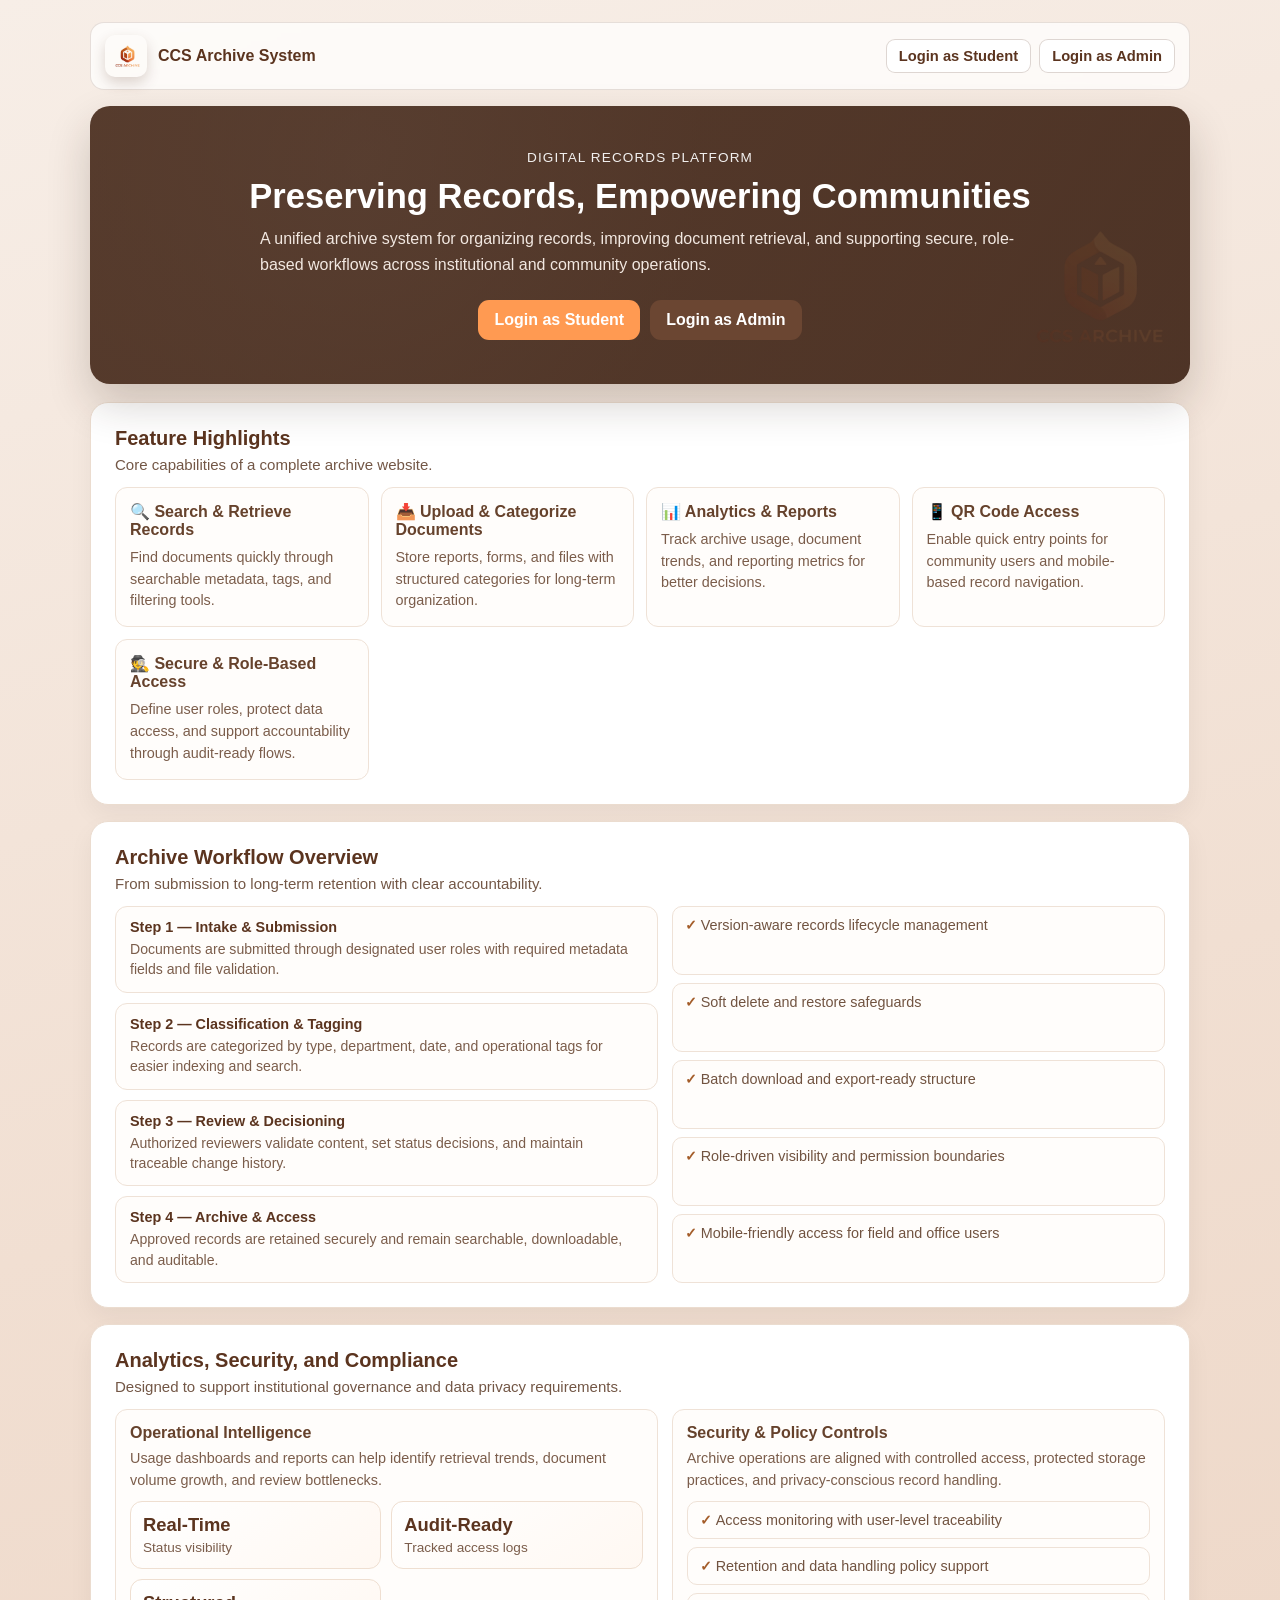
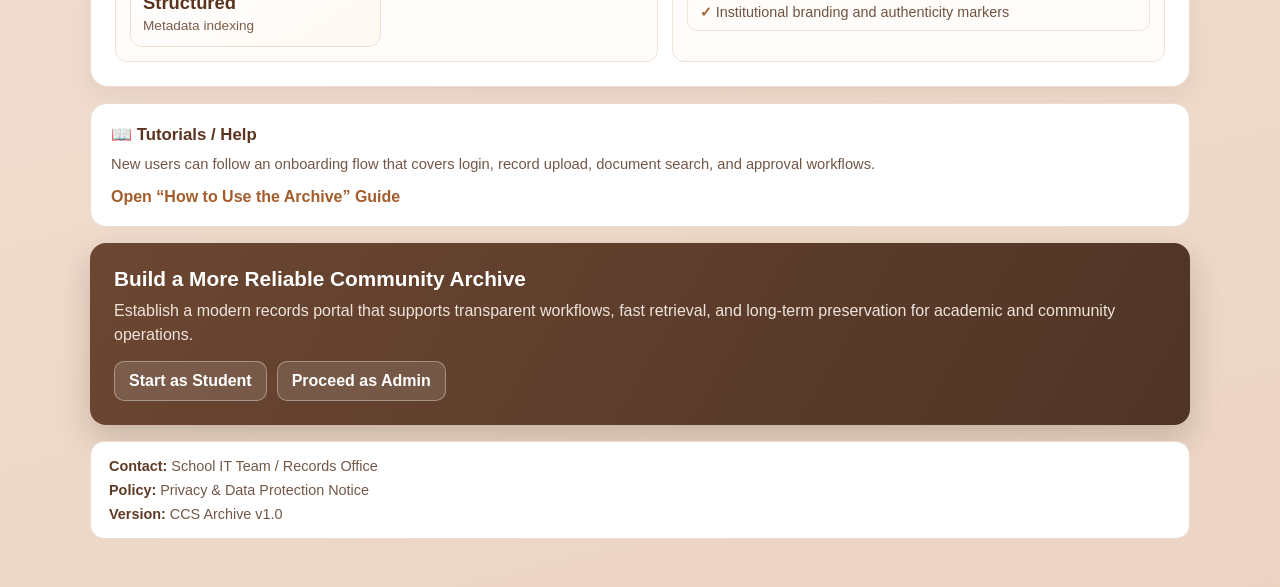
<file: index.html>
<!DOCTYPE html>
<html lang="en">
<head>
    <meta charset="UTF-8">
    <meta name="viewport" content="width=device-width, initial-scale=1.0">
    <link rel="icon" type="image/png" href="LOGO.png">
    <title>CCS Archive - Home</title>
    <link rel="stylesheet" href="style.css">
    <link rel="stylesheet" href="landing.css">
    <style>
        :root {
            --brand-1: #c77f4e;
            --brand-2: #5b341f;
            --surface: #ffffff;
            --line: #ebdccf;
            --text-main: #3d2a1f;
            --text-sub: #735746;
        }
        body.landing {
            margin: 0;
            min-height: 100vh;
            background: linear-gradient(165deg, #f7eee7 0%, #f1dfd2 50%, #ecd4c3 100%);
            color: var(--text-main);
            overflow-x: hidden;
        }
        .landing-wrap {
            max-width: 1140px;
            margin: 0 auto;
            padding: 22px 20px 48px;
        }
        .topbar {
            display: flex;
            justify-content: space-between;
            align-items: center;
            gap: 16px;
            padding: 12px 14px;
            border: 1px solid rgba(91, 52, 31, 0.14);
            border-radius: 14px;
            background: rgba(255, 255, 255, 0.74);
            backdrop-filter: blur(3px);
        }
        .brand {
            display: inline-flex;
            align-items: center;
            gap: 11px;
            font-weight: 700;
            color: var(--brand-2);
        }
        .brand img {
            width: 42px;
            height: 42px;
            border-radius: 10px;
            box-shadow: 0 6px 14px rgba(91, 52, 31, 0.2);
        }
        .quick-links {
            display: flex;
            align-items: center;
            flex-wrap: wrap;
            gap: 8px;
        }
        .quick-links a {
            color: var(--brand-2);
            text-decoration: none;
            font-weight: 600;
            font-size: 0.92rem;
            padding: 8px 12px;
            border-radius: 9px;
            border: 1px solid rgba(91, 52, 31, 0.2);
            background: #fff;
        }
        .quick-links a:hover {
            background: #fff6ef;
        }
        .hero {
            position: relative;
            overflow: hidden;
            margin-top: 16px;
            background:
                linear-gradient(rgba(74, 49, 36, 0.78), rgba(74, 49, 36, 0.78)),
                radial-gradient(circle at 25% 20%, rgba(255,255,255,0.12), transparent 40%),
                linear-gradient(120deg, #7f5c48, #5c3d2d);
            border-radius: 20px;
            padding: 44px 36px;
            box-shadow: 0 20px 44px rgba(44, 28, 20, 0.2);
            color: #fff;
        }
        .hero::after {
            content: "";
            position: absolute;
            right: -12px;
            bottom: -12px;
            width: 220px;
            height: 220px;
            background: url('LOGO.png') center/contain no-repeat;
            opacity: 0.09;
            pointer-events: none;
        }
        .hero-kicker {
            font-size: 0.85rem;
            letter-spacing: 0.08em;
            text-transform: uppercase;
            opacity: 0.92;
            margin-bottom: 10px;
        }
        .hero h1 {
            margin: 0 0 8px;
            font-size: clamp(1.65rem, 2.7vw, 2.3rem);
            line-height: 1.24;
        }
        .hero p {
            margin: 0;
            max-width: 760px;
            color: #f2e8e1;
            line-height: 1.62;
        }
        .hero-cta {
            margin-top: 22px;
            display: flex;
            flex-wrap: wrap;
            gap: 10px;
        }
        .hero-cta a {
            text-decoration: none;
            font-weight: 700;
            border-radius: 11px;
            padding: 11px 16px;
            color: #fff;
        }
        .hero-cta .btn-student { background: #ff9a52; }
        .hero-cta .btn-admin { background: #6b4632; }
        .features {
            margin-top: 18px;
            background: #fff;
            border: 1px solid var(--line);
            border-radius: 18px;
            padding: 24px;
            box-shadow: 0 10px 24px rgba(0, 0, 0, 0.05);
        }
        .section-panel {
            margin-top: 16px;
            background: #fff;
            border: 1px solid var(--line);
            border-radius: 18px;
            padding: 24px;
            box-shadow: 0 10px 24px rgba(0, 0, 0, 0.05);
        }
        .section-head {
            margin-bottom: 14px;
        }
        .section-head h2 {
            margin: 0 0 6px;
            color: var(--brand-2);
            font-size: 1.25rem;
        }
        .section-head p {
            margin: 0;
            color: var(--text-sub);
            font-size: 0.94rem;
        }
        .feature-grid {
            display: grid;
            grid-template-columns: repeat(auto-fit, minmax(240px, 1fr));
            gap: 12px;
        }
        .feature-card {
            border: 1px solid #efe2d7;
            border-radius: 12px;
            background: #fffdfb;
            padding: 14px;
        }
        .feature-card h3 {
            margin: 0 0 8px;
            color: #66422c;
            font-size: 1rem;
        }
        .feature-card p {
            margin: 0;
            color: #7b5d4b;
            font-size: 0.9rem;
            line-height: 1.52;
        }
        .split-grid {
            display: grid;
            grid-template-columns: 1.1fr 1fr;
            gap: 14px;
        }
        .mini-card {
            border: 1px solid #efe2d7;
            border-radius: 12px;
            background: #fffdfb;
            padding: 14px;
        }
        .mini-card h3 {
            margin: 0 0 6px;
            font-size: 1rem;
            color: #66422c;
        }
        .mini-card p {
            margin: 0;
            color: #7b5d4b;
            font-size: 0.9rem;
            line-height: 1.5;
        }
        .list-check {
            list-style: none;
            padding: 0;
            margin: 0;
            display: grid;
            gap: 8px;
        }
        .list-check li {
            border: 1px solid #efe2d7;
            border-radius: 10px;
            background: #fffdfb;
            padding: 10px 12px;
            color: #715340;
            font-size: 0.9rem;
        }
        .list-check li::before {
            content: "✓ ";
            color: #a45d2a;
            font-weight: 700;
        }
        .timeline {
            display: grid;
            gap: 10px;
        }
        .timeline-step {
            border: 1px solid #efe2d7;
            border-radius: 12px;
            background: #fffdfb;
            padding: 12px 14px;
        }
        .timeline-step strong {
            display: block;
            color: #5b341f;
            margin-bottom: 4px;
            font-size: 0.9rem;
        }
        .timeline-step span {
            color: #7b5d4b;
            font-size: 0.88rem;
            line-height: 1.45;
        }
        .metrics-grid {
            display: grid;
            grid-template-columns: repeat(auto-fit, minmax(170px, 1fr));
            gap: 10px;
        }
        .metric {
            background: linear-gradient(145deg, #fff, #fff8f2);
            border: 1px solid #efdfd1;
            border-radius: 12px;
            padding: 12px;
        }
        .metric strong {
            display: block;
            color: #5b341f;
            font-size: 1.15rem;
            margin-bottom: 2px;
        }
        .metric span {
            color: #7b5d4b;
            font-size: 0.85rem;
        }
        .cta-band {
            margin-top: 16px;
            border-radius: 16px;
            padding: 24px;
            color: #fff;
            background: linear-gradient(120deg, #6c4732, #4f3425);
            box-shadow: 0 14px 32px rgba(44, 28, 20, 0.2);
        }
        .cta-band h2 {
            margin: 0 0 8px;
            font-size: 1.3rem;
        }
        .cta-band p {
            margin: 0 0 14px;
            color: #efe4db;
            line-height: 1.5;
        }
        .cta-actions {
            display: flex;
            gap: 10px;
            flex-wrap: wrap;
        }
        .cta-actions a {
            text-decoration: none;
            color: #fff;
            border-radius: 10px;
            padding: 10px 14px;
            font-weight: 700;
            background: rgba(255, 255, 255, 0.12);
            border: 1px solid rgba(255, 255, 255, 0.35);
        }
        .help {
            margin-top: 16px;
            display: block;
        }
        .help-card {
            background: #fff;
            border: 1px solid var(--line);
            border-radius: 16px;
            padding: 20px;
        }
        .help-card h3 {
            margin: 0 0 8px;
            color: var(--brand-2);
            font-size: 1.05rem;
        }
        .help-card p {
            margin: 0 0 12px;
            color: var(--text-sub);
            line-height: 1.55;
            font-size: 0.92rem;
        }
        .help-card a {
            color: #a45d2a;
            font-weight: 700;
            text-decoration: none;
        }
        .footer {
            margin-top: 16px;
            background: #fff;
            border: 1px solid var(--line);
            border-radius: 14px;
            padding: 16px 18px;
            display: grid;
            gap: 8px;
            color: var(--text-sub);
            font-size: 0.9rem;
        }
        .footer strong { color: #5f3a25; }
        @media (max-width: 880px) {
            .hero {
                padding: 34px 24px;
            }
            .split-grid {
                grid-template-columns: 1fr;
            }
        }
        @media (max-width: 620px) {
            .landing-wrap {
                padding: 14px 12px 30px;
            }
            .topbar {
                flex-direction: column;
                align-items: flex-start;
            }
            .quick-links {
                width: 100%;
            }
            .quick-links a {
                flex: 1 1 auto;
                text-align: center;
            }
            .hero {
                padding: 24px 16px;
                border-radius: 14px;
            }
            .hero h1 {
                font-size: 1.45rem;
            }
            .hero p {
                font-size: 0.93rem;
            }
            .hero-cta {
                flex-direction: column;
            }
            .hero-cta a {
                width: 100%;
                text-align: center;
            }
            .features,
            .section-panel,
            .help-card,
            .footer {
                padding: 14px;
                border-radius: 12px;
            }
            .feature-grid {
                grid-template-columns: 1fr;
            }
            .cta-actions {
                flex-direction: column;
            }
            .cta-actions a {
                width: 100%;
                text-align: center;
            }
        }
    </style>
</head>
<body class="landing">
    <div class="landing-wrap">
        <header class="topbar">
            <div class="brand">
                <img src="LOGO.png" alt="CCS Seal">
                <span>CCS Archive System</span>
            </div>
            <nav class="quick-links" aria-label="Quick Links">
                <a href="login.html">Login as Student</a>
                <a href="admin-login.html">Login as Admin</a>
            </nav>
        </header>

        <main class="hero">
            <div class="hero-kicker">Digital Records Platform</div>
            <h1>Preserving Records, Empowering Communities</h1>
            <p>
                A unified archive system for organizing records, improving document retrieval, and
                supporting secure, role-based workflows across institutional and community operations.
            </p>
            <div class="hero-cta">
                <a class="btn-student" href="login.html">Login as Student</a>
                <a class="btn-admin" href="admin-login.html">Login as Admin</a>
            </div>
        </main>

        <section class="features">
            <div class="section-head">
                <h2>Feature Highlights</h2>
                <p>Core capabilities of a complete archive website.</p>
            </div>
            <div class="feature-grid">
                <article class="feature-card">
                    <h3>🔍 Search & Retrieve Records</h3>
                    <p>Find documents quickly through searchable metadata, tags, and filtering tools.</p>
                </article>
                <article class="feature-card">
                    <h3>📥 Upload & Categorize Documents</h3>
                    <p>Store reports, forms, and files with structured categories for long-term organization.</p>
                </article>
                <article class="feature-card">
                    <h3>📊 Analytics & Reports</h3>
                    <p>Track archive usage, document trends, and reporting metrics for better decisions.</p>
                </article>
                <article class="feature-card">
                    <h3>📱 QR Code Access</h3>
                    <p>Enable quick entry points for community users and mobile-based record navigation.</p>
                </article>
                <article class="feature-card">
                    <h3>🕵️ Secure & Role-Based Access</h3>
                    <p>Define user roles, protect data access, and support accountability through audit-ready flows.</p>
                </article>
            </div>
        </section>

        <section class="section-panel">
            <div class="section-head">
                <h2>Archive Workflow Overview</h2>
                <p>From submission to long-term retention with clear accountability.</p>
            </div>
            <div class="split-grid">
                <div class="timeline">
                    <div class="timeline-step">
                        <strong>Step 1 — Intake & Submission</strong>
                        <span>Documents are submitted through designated user roles with required metadata fields and file validation.</span>
                    </div>
                    <div class="timeline-step">
                        <strong>Step 2 — Classification & Tagging</strong>
                        <span>Records are categorized by type, department, date, and operational tags for easier indexing and search.</span>
                    </div>
                    <div class="timeline-step">
                        <strong>Step 3 — Review & Decisioning</strong>
                        <span>Authorized reviewers validate content, set status decisions, and maintain traceable change history.</span>
                    </div>
                    <div class="timeline-step">
                        <strong>Step 4 — Archive & Access</strong>
                        <span>Approved records are retained securely and remain searchable, downloadable, and auditable.</span>
                    </div>
                </div>
                <ul class="list-check">
                    <li>Version-aware records lifecycle management</li>
                    <li>Soft delete and restore safeguards</li>
                    <li>Batch download and export-ready structure</li>
                    <li>Role-driven visibility and permission boundaries</li>
                    <li>Mobile-friendly access for field and office users</li>
                </ul>
            </div>
        </section>

        <section class="section-panel">
            <div class="section-head">
                <h2>Analytics, Security, and Compliance</h2>
                <p>Designed to support institutional governance and data privacy requirements.</p>
            </div>
            <div class="split-grid">
                <div class="mini-card">
                    <h3>Operational Intelligence</h3>
                    <p>Usage dashboards and reports can help identify retrieval trends, document volume growth, and review bottlenecks.</p>
                    <div class="metrics-grid" style="margin-top:10px;">
                        <div class="metric"><strong>Real-Time</strong><span>Status visibility</span></div>
                        <div class="metric"><strong>Audit-Ready</strong><span>Tracked access logs</span></div>
                        <div class="metric"><strong>Structured</strong><span>Metadata indexing</span></div>
                    </div>
                </div>
                <div class="mini-card">
                    <h3>Security & Policy Controls</h3>
                    <p>Archive operations are aligned with controlled access, protected storage practices, and privacy-conscious record handling.</p>
                    <ul class="list-check" style="margin-top:10px;">
                        <li>Access monitoring with user-level traceability</li>
                        <li>Retention and data handling policy support</li>
                        <li>Institutional branding and authenticity markers</li>
                    </ul>
                </div>
            </div>
        </section>

        <section id="help" class="help">
            <article class="help-card">
                <h3>📖 Tutorials / Help</h3>
                <p>
                    New users can follow an onboarding flow that covers login, record upload,
                    document search, and approval workflows.
                </p>
                <a href="#">Open “How to Use the Archive” Guide</a>
            </article>
        </section>

        <section class="cta-band">
            <h2>Build a More Reliable Community Archive</h2>
            <p>
                Establish a modern records portal that supports transparent workflows,
                fast retrieval, and long-term preservation for academic and community operations.
            </p>
            <div class="cta-actions">
                <a href="login.html">Start as Student</a>
                <a href="admin-login.html">Proceed as Admin</a>
            </div>
        </section>

        <footer class="footer">
            <div><strong>Contact:</strong> School IT Team / Records Office</div>
            <div><strong>Policy:</strong> Privacy & Data Protection Notice</div>
            <div><strong>Version:</strong> CCS Archive v1.0</div>
        </footer>
    </div>
</body>
</html>
</file>
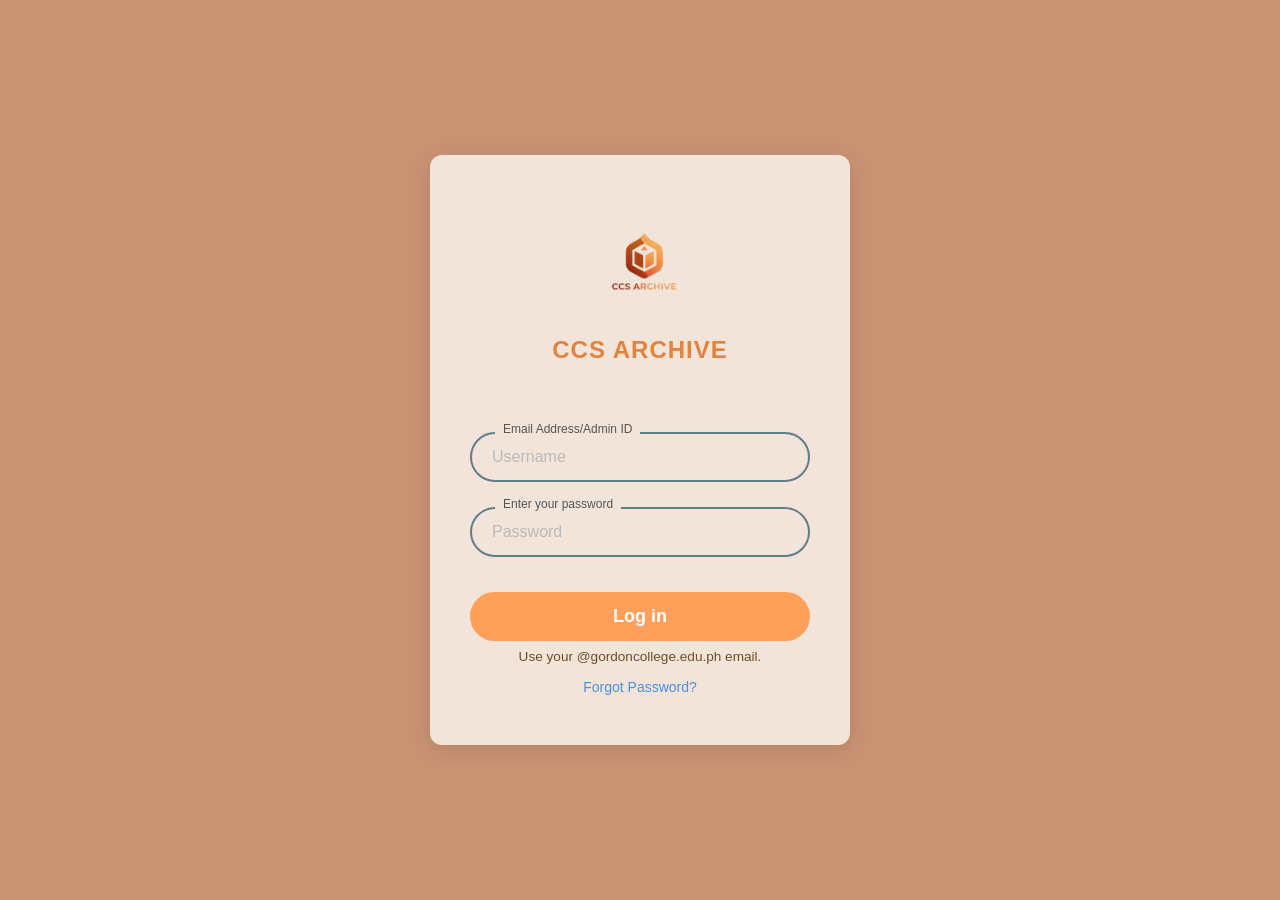
<file: admin login.html>
<!DOCTYPE html>
<html lang="en">
<head>
    <meta charset="UTF-8">
    <meta name="viewport" content="width=device-width, initial-scale=1.0">
    <title>CCS Archive - Admin Login</title>
    <link rel="stylesheet" href="style.css">
</head>
<body>
<div class="login-container">
    <div class="login-card">
        <div class="logo-box">
            <img src="LOGO.png" alt="CCS Logo">
            <h1>CCS ARCHIVE</h1>
        </div>

        <div class="input-field">
            <label>Email Address/Admin ID</label>
            <input type="text" placeholder="Username">
        </div>

        <div class="input-field">
            <label>Enter your password</label>
            <input type="password" placeholder="Password">
        </div>

        <button class="login-btn">Log in</button>
        <p style="margin:8px 0 0;font-size:.85rem;color:#6b4f2a;">Use your @gordoncollege.edu.ph email.</p>
        <a href="#" class="forgot-link">Forgot Password?</a>
    </div>
</div>

<script src="SE.js"></script>
<script>
    // Backward compatibility: this file name is now handled by SE.js mode detection.
    // It detects admin-login.html, admin login.html, and admin_login.html.
</script>
</body>
</html>
</file>
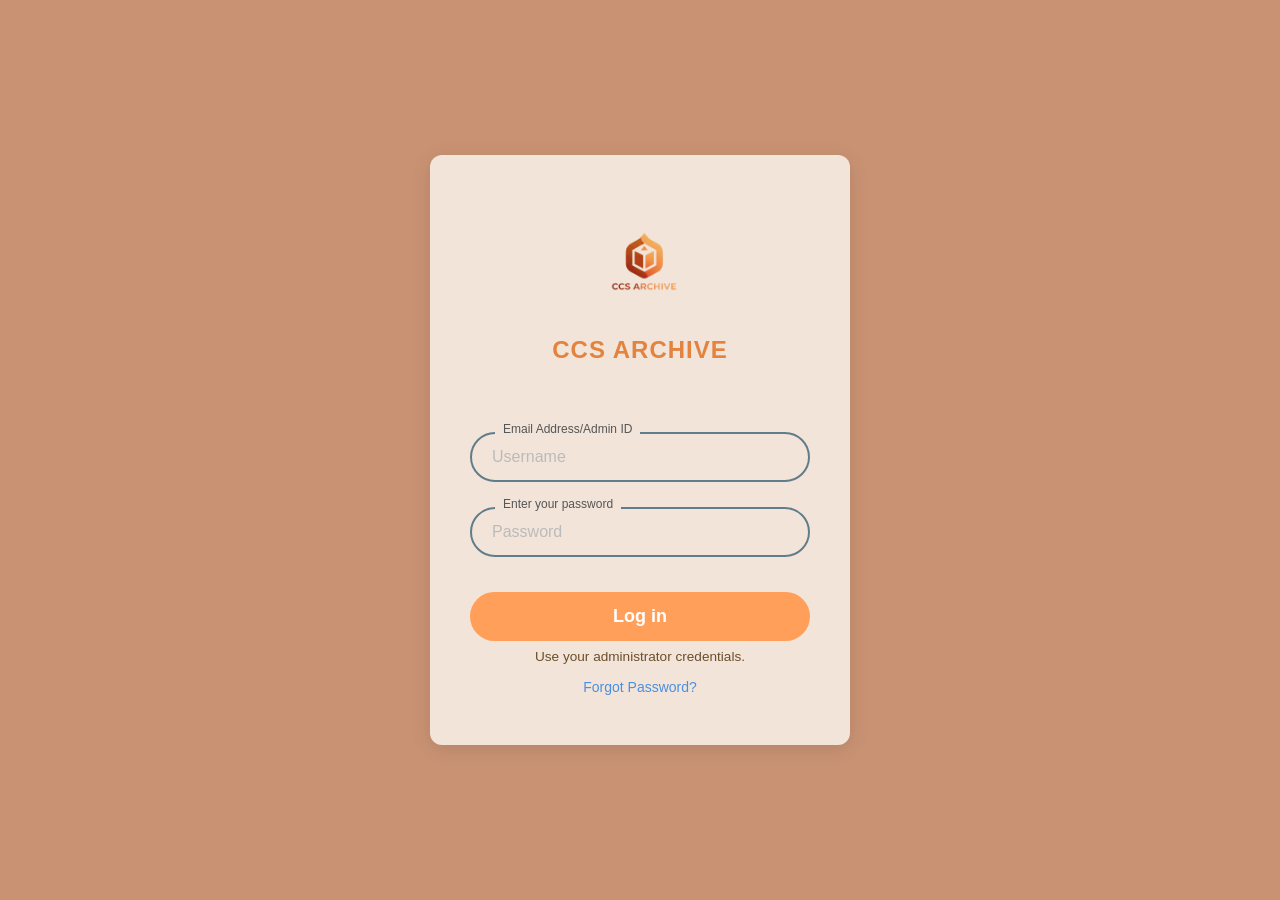
<file: admin-login.html>
<!DOCTYPE html>
<html lang="en">
<head>
    <meta charset="UTF-8">
    <meta name="viewport" content="width=device-width, initial-scale=1.0">
    <link rel="icon" type="image/png" href="LOGO.png">
    <title>CCS Archive - Admin Login</title>
    <link rel="stylesheet" href="style.css">
</head>
<body>
<div class="login-container">
    <div class="login-card">
        <div class="logo-box">
            <img src="LOGO.png" alt="CCS Logo">
            <h1>CCS ARCHIVE</h1>
        </div>

        <div class="input-field">
            <label>Email Address/Admin ID</label>
            <input type="text" placeholder="Username" autocomplete="username">
        </div>

        <div class="input-field">
            <label>Enter your password</label>
            <input type="password" placeholder="Password" autocomplete="current-password">
        </div>

        <button class="login-btn">Log in</button>
        <p style="margin:8px 0 0;font-size:.85rem;color:#6b4f2a;">Use your administrator credentials.</p>
        <a href="#" class="forgot-link">Forgot Password?</a>
    </div>
</div>

<script src="SE.js"></script>
</body>
</html>
</file>
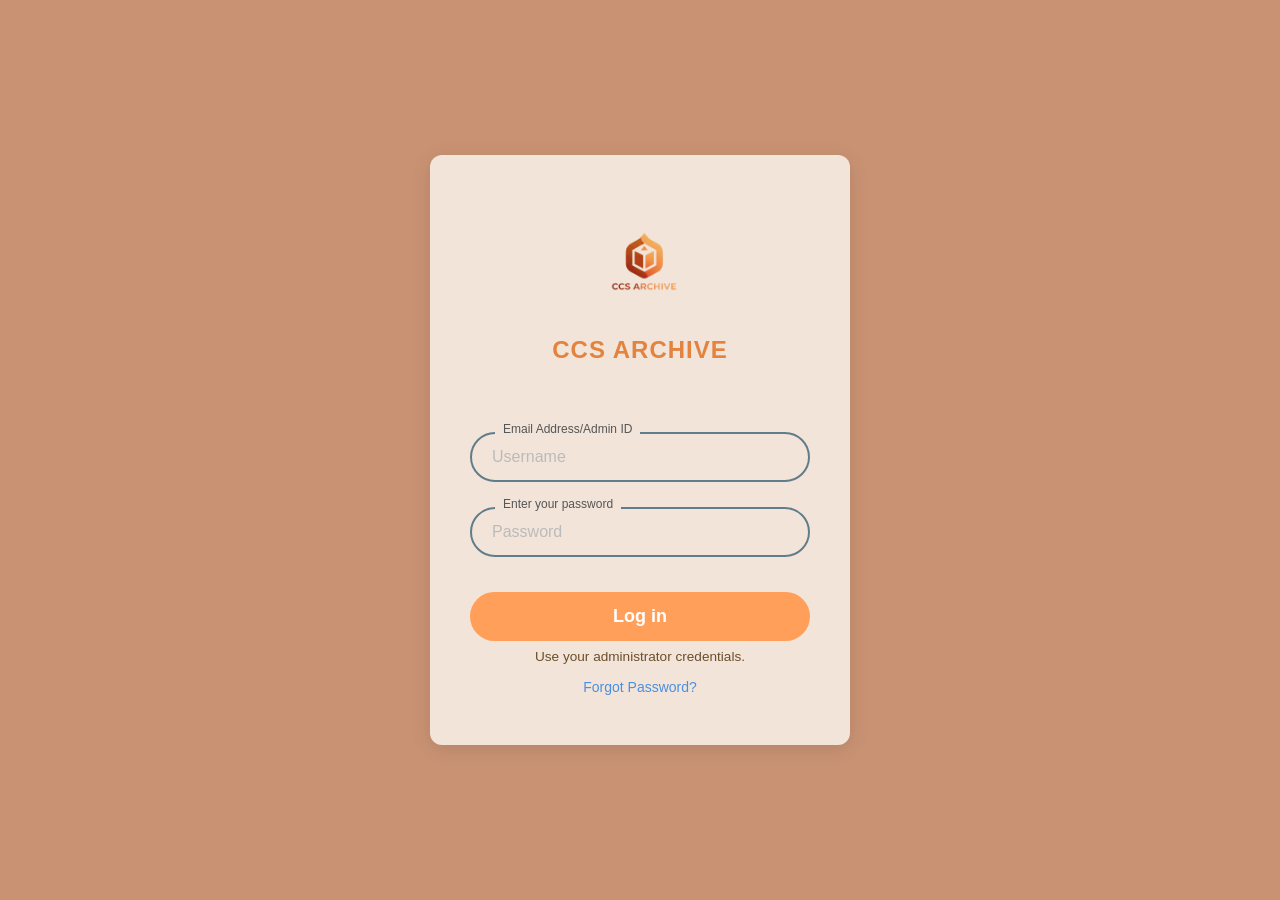
<file: admin.html>
<!DOCTYPE html>
<html lang="en">
<head>
    <meta charset="UTF-8">
    <meta name="viewport" content="width=device-width, initial-scale=1.0">
    <link rel="icon" type="image/png" href="LOGO.png">
    <title>CCS Archive - Admin Dashboard</title>
    <link rel="stylesheet" href="style.css">
    <link rel="stylesheet" href="https://cdnjs.cloudflare.com/ajax/libs/font-awesome/6.0.0/css/all.min.css">
</head>
<body>

    <header class="top-nav">
        <div class="header-left">
            <img src="LOGO.png" alt="CCS Logo" class="nav-logo">
            <span class="nav-title">CCS Archive</span>
        </div>
        <div class="profile-container">
            <div class="profile-circle-white">
                <i class="fa-solid fa-user user-icon-black"></i>
            </div>
            <span class="role-text-brown">Admin</span>
        </div>
    </header>

    <div class="content-wrapper">
        <aside class="sidebar">
            <nav>
                <ul>
                    <li class="active"><a href="admin.html"><i class="fa-solid fa-house"></i> Dashboard</a></li>
                    <li><a href="gradebook.html"><i class="fa-solid fa-book"></i> Gradebook</a></li>
                </ul>
            </nav>
            <div class="logout-section">
                <a href="#" onclick="showAdminLogout(); return false;"><i class="fa-solid fa-right-from-bracket"></i> Log out</a>
            </div>
        </aside>

        <main class="dashboard-view">
            <div class="search-container">
                <div class="search-bar search-input-group">
                    <i class="fa-solid fa-magnifying-glass"></i>
                    <input type="text" placeholder="Search projects...">
                </div>
            </div>
            
            <section class="featured-section">
                <h2 class="featured-project-title">Featured Project</h2>
            </section>
        </main>
    </div>

    <!-- Admin Logout -->
    <div class="admin-modal-overlay" id="adminLogoutModal">
        <div class="admin-modal-card">
            <div class="admin-modal-icon">?</div>
            
            <h2>Confirm Logout</h2>
            <p>Are you sure you want to exit the application?</p>
            
            <div class="admin-modal-buttons">
                <button class="admin-btn-logout" onclick="adminLogout()">Log Out Anyway</button>
                <button class="admin-btn-cancel" onclick="closeAdminLogout()">Cancel</button>
            </div>
        </div>
    </div>

    <script src="SE.js"></script>
</body>
</html>
</file>
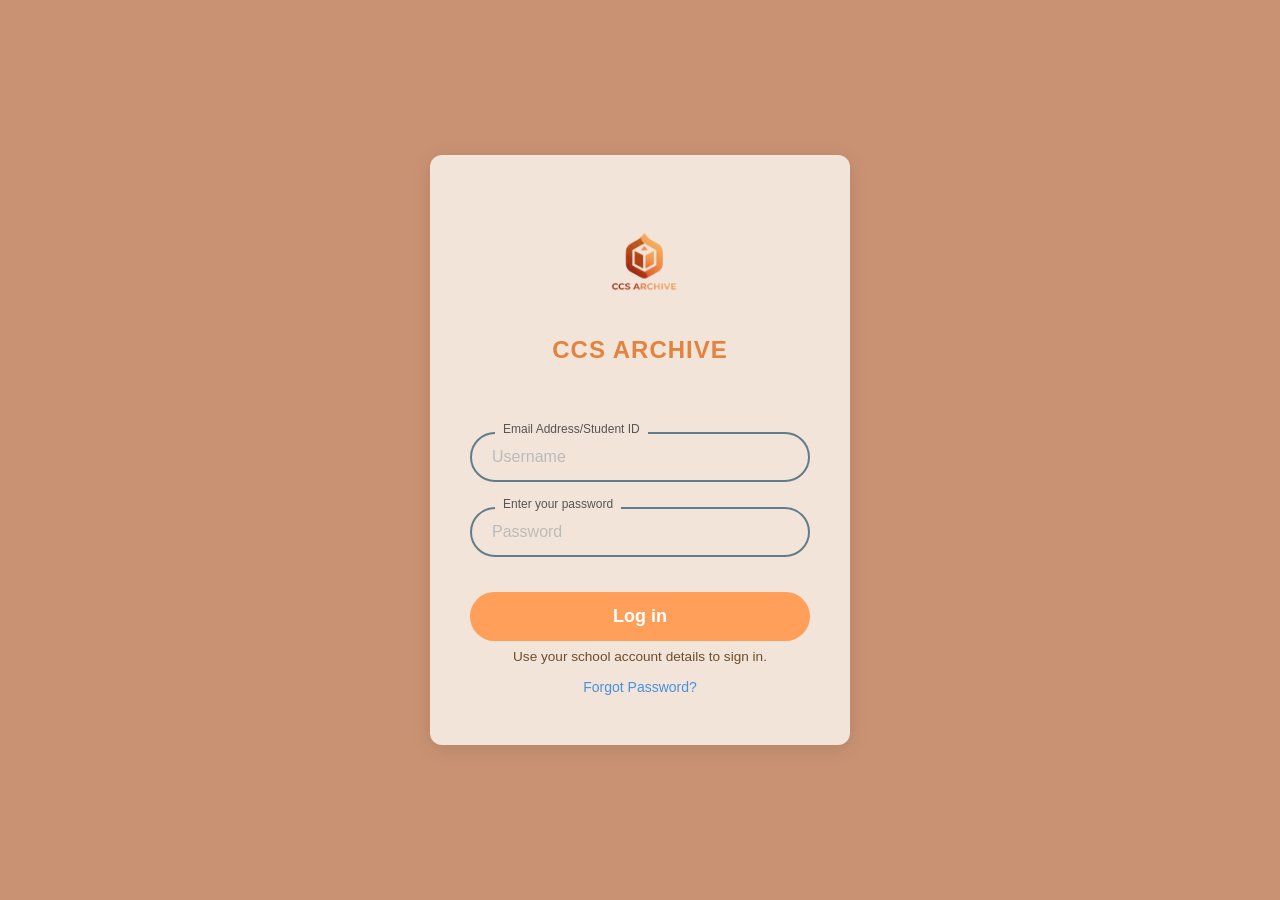
<file: archive.html>
﻿<!DOCTYPE html>
<html lang="en">
<head>
    <meta charset="UTF-8">
    <meta name="viewport" content="width=device-width, initial-scale=1.0">
    <link rel="icon" type="image/png" href="LOGO.png">
    <title>CCS Archive - Student Archive</title>
    <link rel="stylesheet" href="style.css">
    <link rel="stylesheet" href="https://cdnjs.cloudflare.com/ajax/libs/font-awesome/6.0.0/css/all.min.css">
</head>
<body>

    <header class="top-nav">
        <div class="header-left">
            <img src="LOGO.png" alt="CCS Logo" class="nav-logo">
            <span class="nav-title">CCS Archive</span>
        </div>
        <div class="profile-container">
            <div class="profile-circle-white">
                <i class="fa-solid fa-user user-icon-black"></i>
            </div>
            <span class="role-text-brown">Student</span>
        </div>
    </header>

    <div class="container">
        <aside class="sidebar">
            <nav>
                <ul>
                    <li><a href="dashboard.html"><i class="fa-solid fa-house"></i> Dashboard</a></li>
                    <li class="active"><a href="archive.html"><i class="fa-solid fa-box-archive"></i> Archive</a></li>
                    <li><a href="upload.html"><i class="fa-solid fa-upload"></i> Upload</a></li>
                </ul>
            </nav>
            <div class="logout-section">
                <a href="#" onclick="showLogoutModal(); return false;"><i class="fa-solid fa-right-from-bracket"></i> Log out</a>
            </div>
        </aside>

        <main class="content">
            <div class="archive-main-wrapper">
                <div class="archive-title-header">
                    <h1>My Archive</h1>
                    <p>All Files in your Archive</p>
                </div>

                <div class="archive-actions-row">
                    <button class="archive-btn-orange"><i class="fa-solid fa-download"></i> Download Selection</button>
                    <button class="archive-btn-orange"><i class="fa-solid fa-pen"></i> Rename</button>
                </div>

                <div class="archive-display">
                    <div class="empty-state-box">No Files Uploaded</div>
                </div>
            </div>
        </main>
    </div>

    <!-- Logout Modal Overlay -->
    <div class="modal-overlay" id="logoutModal">
        <div class="modal-card">
            <div class="modal-icon">?</div>
            
            <h2>Confirm Logout</h2>
            <p>Are you sure you want to exit the application?</p>
            
            <div class="modal-buttons">
                <button class="btn-logout-anyway" onclick="logout()">Log Out Anyway</button>
                <button class="btn-cancel" onclick="closeLogoutModal()">Cancel</button>
            </div>
        </div>
    </div>


    <script src="SE.js"></script>
</body>
</html>
</file>
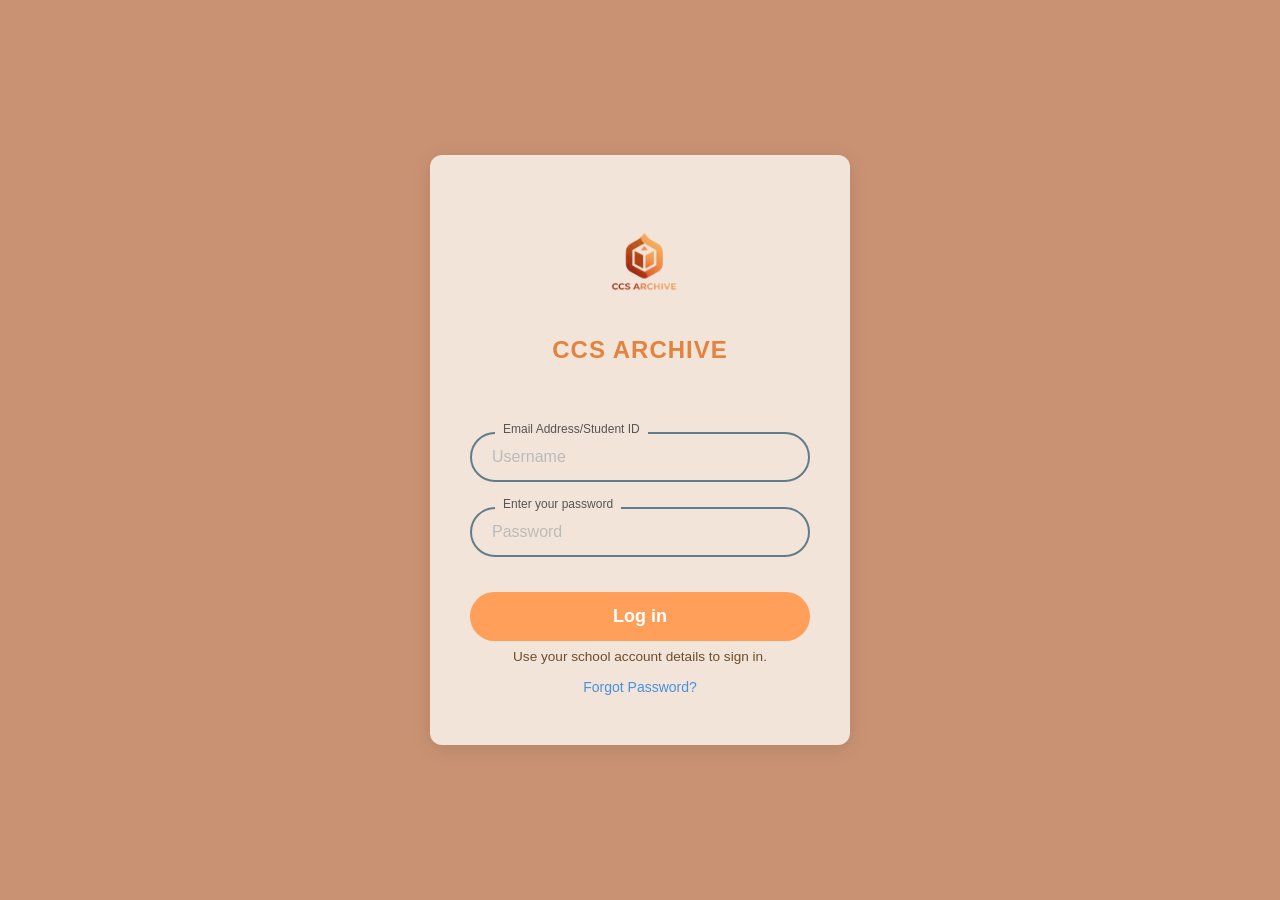
<file: dashboard.html>
<!DOCTYPE html>
<html lang="en">
<head>
    <meta charset="UTF-8">
    <meta name="viewport" content="width=device-width, initial-scale=1.0">
    <link rel="icon" type="image/png" href="LOGO.png">
    <title>CCS Archive - Student Dashboard</title>
    <link rel="stylesheet" href="style.css">
    <link rel="stylesheet" href="https://cdnjs.cloudflare.com/ajax/libs/font-awesome/6.0.0/css/all.min.css">
</head>
<body>

    <header class="top-nav">
        <div class="header-left">
            <img src="LOGO.png" alt="CCS Logo" class="nav-logo">
            <span class="nav-title">CCS Archive</span>
        </div>
        <div class="profile-container">
            <div class="profile-circle-white">
                <i class="fa-solid fa-user user-icon-black"></i>
            </div>
            <span class="role-text-brown">Student</span>
        </div>
    </header>

    <div class="content-wrapper">
        <aside class="sidebar">
            <nav>
                <ul>
                    <li class="active"><a href="dashboard.html"><i class="fa-solid fa-house"></i> Dashboard</a></li>
                    <li><a href="archive.html"><i class="fa-solid fa-box-archive"></i> Archive</a></li>
                    <li><a href="upload.html"><i class="fa-solid fa-upload"></i> Upload</a></li>
                </ul>
            </nav>
            <div class="logout-section">
                <a href="#" onclick="showLogoutModal()"><i class="fa-solid fa-right-from-bracket"></i> Log out</a>
            </div>
        </aside>

        <main class="dashboard-view">
            <div class="search-container">
                <div class="search-bar search-input-group">
                    <i class="fa-solid fa-magnifying-glass"></i>
                    <input type="text" placeholder="Search projects...">
                </div>
            </div>
            
            <section class="featured-section">
                <h2 class="featured-project-title">Featured Project</h2>
            </section>
        </main>
    </div>

    <!-- Logout Modal Overlay -->
    <div class="modal-overlay" id="logoutModal">
        <div class="modal-card">
            <!-- Question Mark Icon -->
            <div class="modal-icon">?</div>
            
            <h2>Confirm Logout</h2>
            <p>Are you sure you want to exit the application?</p>
            
            <div class="modal-buttons">
                <button class="btn-logout-anyway" onclick="logout()">Log Out Anyway</button>
                <button class="btn-cancel" onclick="closeLogoutModal()">Cancel</button>
            </div>
        </div>
    </div>

    <script src="SE.js"></script>
</body>
</html>
</file>
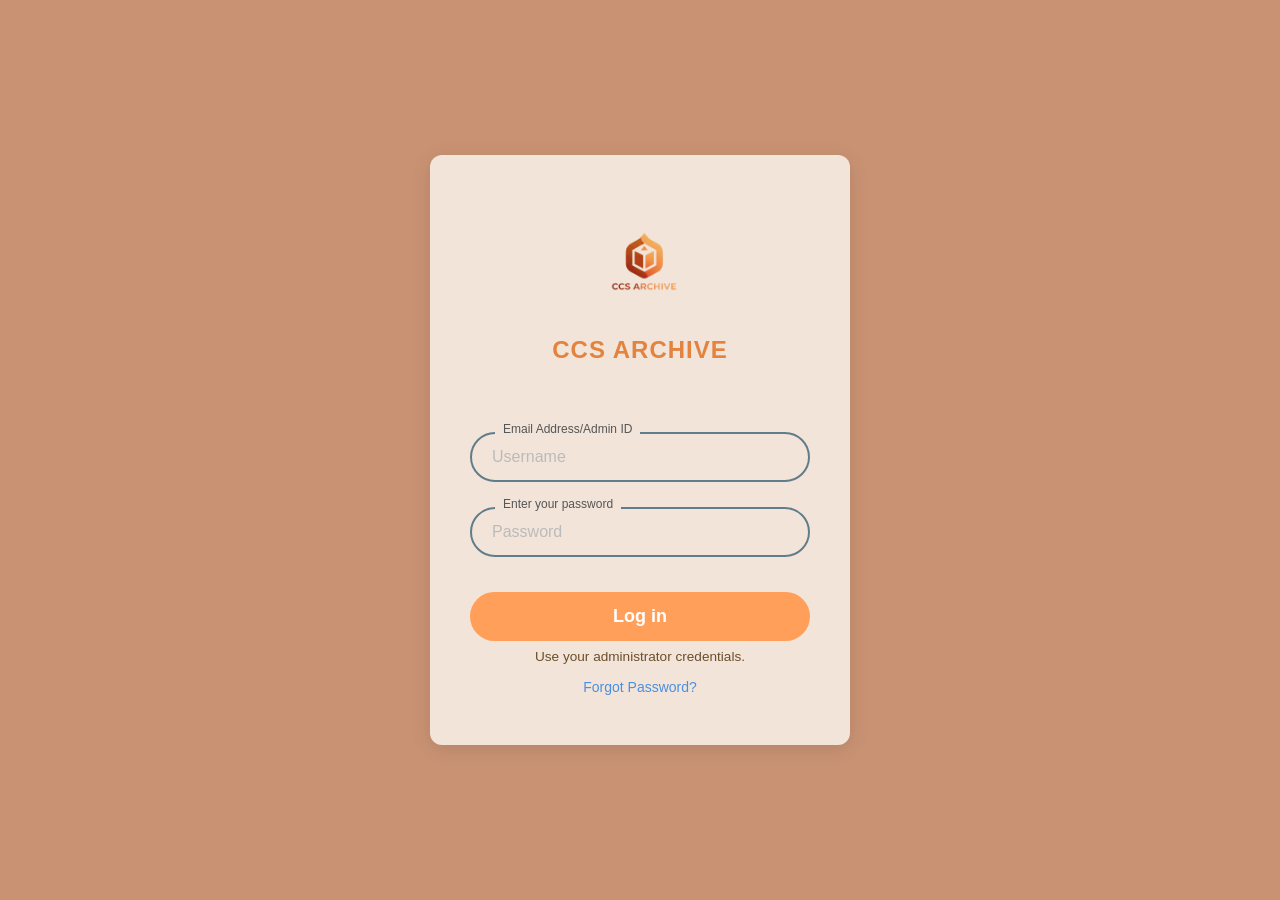
<file: gradebook.html>
<!DOCTYPE html>
<html lang="en">
<head>
    <meta charset="UTF-8">
    <meta name="viewport" content="width=device-width, initial-scale=1.0">
    <link rel="icon" type="image/png" href="LOGO.png">
    <title>CCS Archive - Gradebook</title>
    <link rel="stylesheet" href="style.css">
    <link rel="stylesheet" href="https://cdnjs.cloudflare.com/ajax/libs/font-awesome/6.0.0/css/all.min.css">
</head>
<body>

    <header class="top-nav">
        <div class="header-left">
            <img src="LOGO.png" alt="CCS Logo" class="nav-logo">
            <span class="nav-title">CCS Archive</span>
        </div>
        <div class="profile-container">
            <div class="profile-circle-white">
                <i class="fa-solid fa-user user-icon-black"></i>
            </div>
            <span class="role-text-brown">Admin</span>
        </div>
    </header>

    <div class="content-wrapper">
        <aside class="sidebar">
            <nav>
                <ul>
                    <li><a href="admin.html"><i class="fa-solid fa-house"></i> Dashboard</a></li>
                    <li class="active"><a href="gradebook.html"><i class="fa-solid fa-book"></i> Gradebook</a></li>
                 </ul>
            </nav>
            <div class="logout-section">
                <a href="#" onclick="showAdminLogout(); return false;"><i class="fa-solid fa-right-from-bracket"></i> Log out</a>
            </div>
        </aside>

        <main class="gradebook-view">
            <div class="gradebook-table-container">
                <div class="table-header">
                    <span class="header-student-id">Student ID</span>
                    <span class="header-project-title">Project Title</span>
                    <span class="header-documentation-status">Documentation Status</span>
                    <span class="header-decision">Decision</span>
                </div>

                <div class="table-data-placeholder"></div>

                <div class="decision-dropdown-placeholder">
                    <div class="decision-item current" onclick="toggleDropdown()"><i class="fa-solid fa-chevron-down dropdown-chevron"></i>Decision</div>
                    <div class="decision-list" id="dropdownList">
                        <div class="decision-item">Approve</div>
                        <div class="decision-item">Rejected</div>
                    </div>
                </div>
            </div>
        </main>
    </div>

    <!-- Admin Logout -->
    <div class="admin-modal-overlay" id="adminLogoutModal">
        <div class="admin-modal-card">
            <div class="admin-modal-icon">?</div>
            
            <h2>Confirm Logout</h2>
            <p>Are you sure you want to exit the application?</p>
            
            <div class="admin-modal-buttons">
                <button class="admin-btn-logout" onclick="adminLogout()">Log Out Anyway</button>
                <button class="admin-btn-cancel" onclick="closeAdminLogout()">Cancel</button>
            </div>
        </div>
    </div>

    <script src="SE.js"></script>
</body>
</html>
</file>
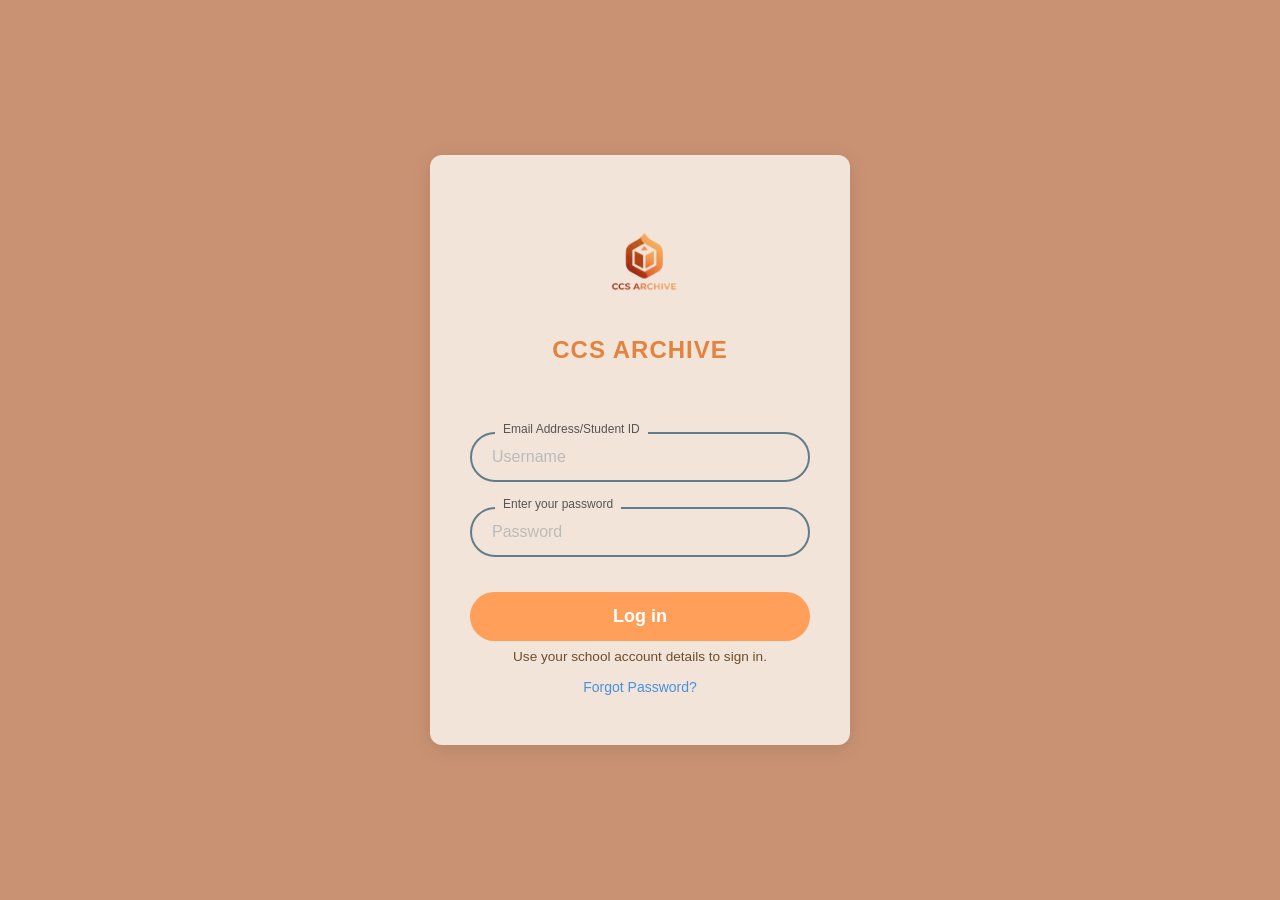
<file: login.html>
<!DOCTYPE html>
<html lang="en">
<head>
    <meta charset="UTF-8">
    <meta name="viewport" content="width=device-width, initial-scale=1.0">
    <link rel="icon" type="image/png" href="LOGO.png">
    <title>CCS Archive - Student Login</title>
    <link rel="stylesheet" href="style.css">
</head>
<body>
<div class="login-container">
    <div class="login-card">
        <div class="logo-box">
            <img src="LOGO.png" alt="CCS Logo">
            <h1>CCS ARCHIVE</h1>
        </div>

        <div class="input-field">
            <label>Email Address/Student ID</label>
            <input type="text" placeholder="Username" autocomplete="username">
        </div>

        <div class="input-field">
            <label>Enter your password</label>
            <input type="password" placeholder="Password" autocomplete="current-password">
        </div>

        <button class="login-btn">Log in</button>
        <p style="margin:8px 0 0;font-size:.85rem;color:#6b4f2a;">Use your school account details to sign in.</p>
        <a href="#" class="forgot-link">Forgot Password?</a>
    </div>
</div>

<script src="SE.js"></script>
<script>
  // Backward compatibility: old student login.html should use student Firebase project
  // (SE.js chooses student mode by default).
</script>
</body>
</html>
</file>
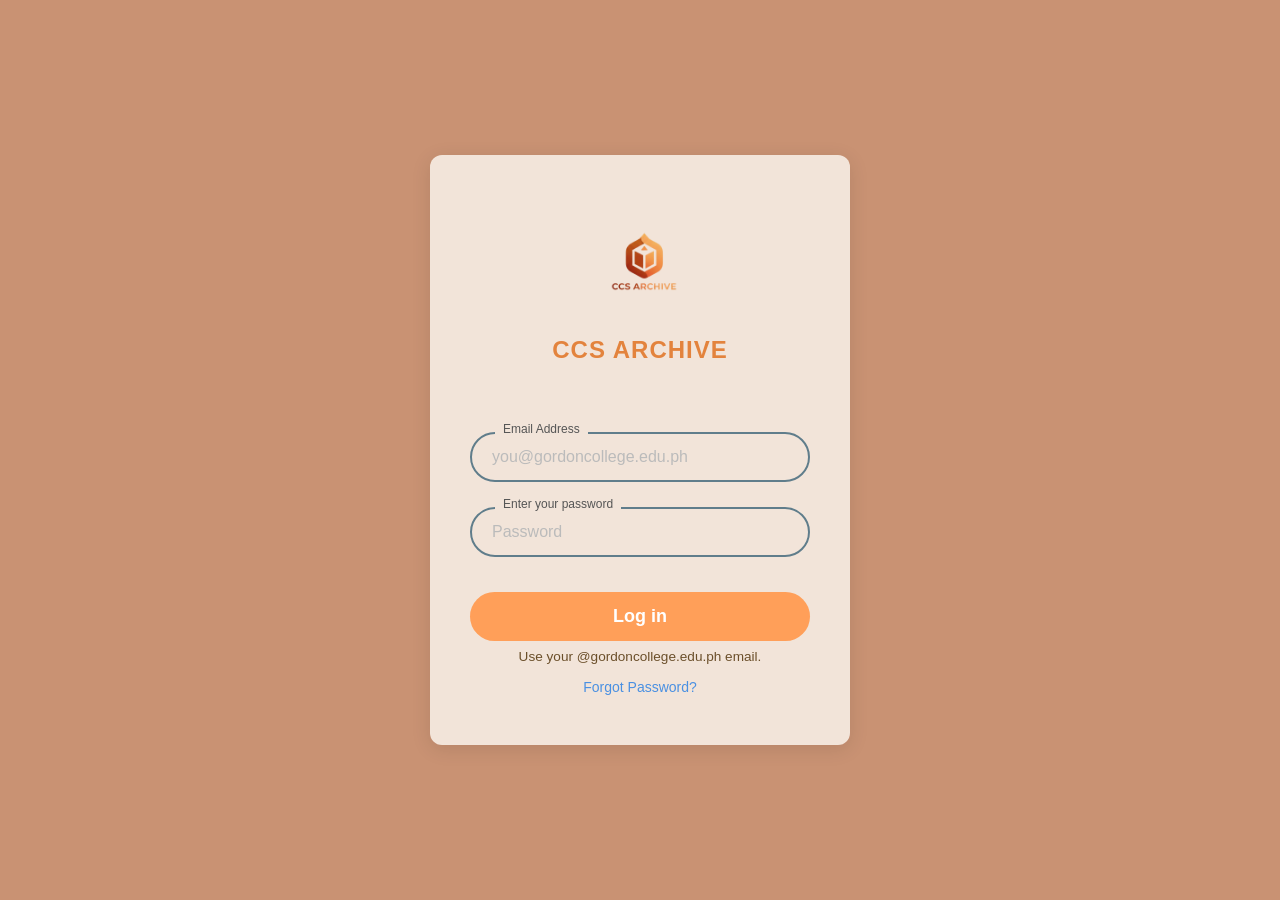
<file: student_login.html>
<!DOCTYPE html>
<html lang="en">
<head>
    <meta charset="UTF-8">
    <meta name="viewport" content="width=device-width, initial-scale=1.0">
    <title>CCS Archive - Student Login</title>
    <link rel="stylesheet" href="style.css">
</head>
<body>
<div class="login-container">
    <div class="login-card">
        <div class="logo-box">
            <img src="LOGO.png" alt="CCS Logo">
            <h1>CCS ARCHIVE</h1>
        </div>

        <div class="input-field">
            <label>Email Address</label>
            <input type="text" placeholder="you@gordoncollege.edu.ph">
        </div>

        <div class="input-field">
            <label>Enter your password</label>
            <input type="password" placeholder="Password">
        </div>

        <button class="login-btn">Log in</button>
        <p style="margin:8px 0 0;font-size:.85rem;color:#6b4f2a;">Use your @gordoncollege.edu.ph email.</p>
        <a href="#" class="forgot-link">Forgot Password?</a>
    </div>
</div>

<script src="SE.js"></script>
</body>
</html>
</file>
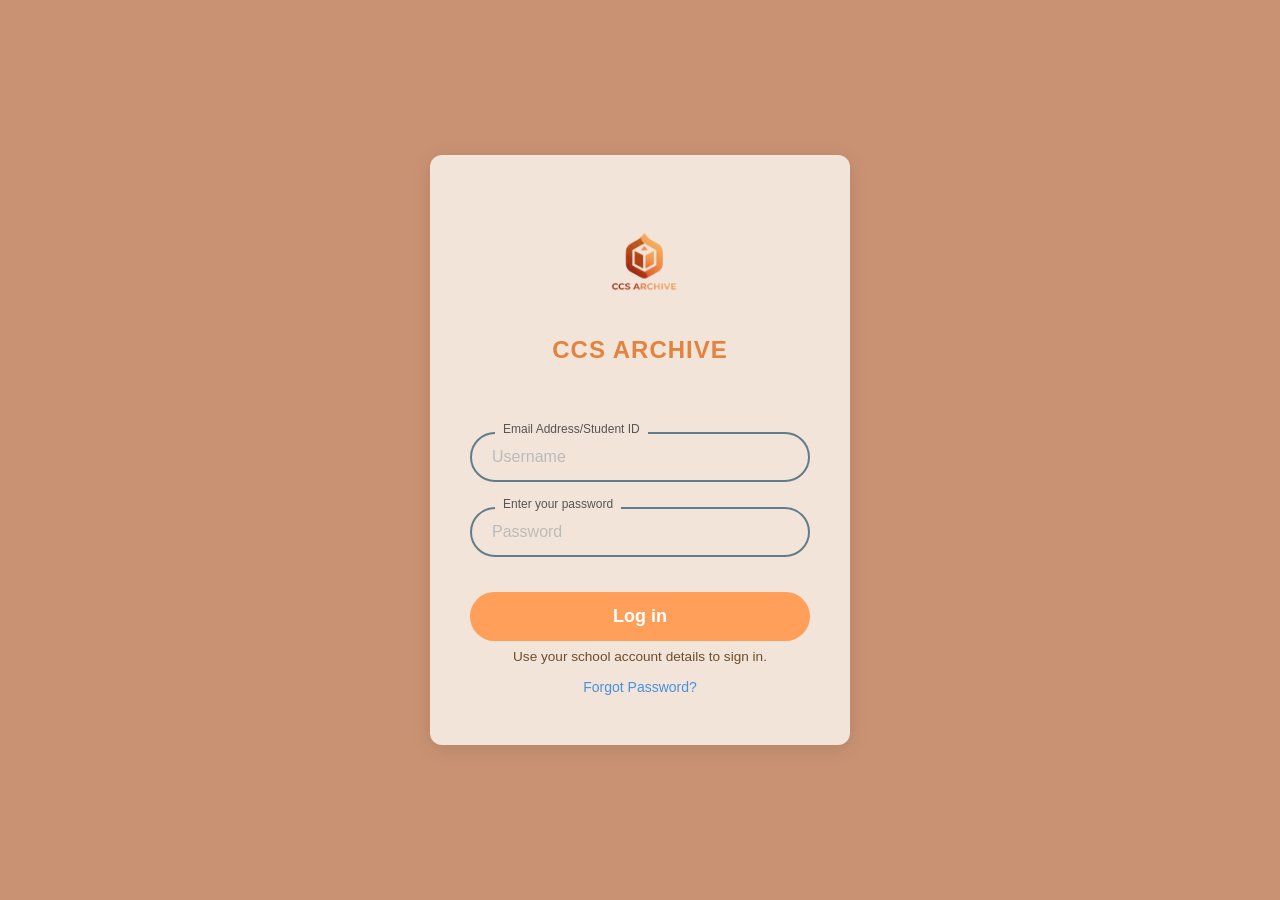
<file: upload.html>
﻿<!DOCTYPE html>
<html lang="en">
<head>
    <meta charset="UTF-8">
    <meta name="viewport" content="width=device-width, initial-scale=1.0">
    <link rel="icon" type="image/png" href="LOGO.png">
    <title>CCS Archive - Upload</title>
    <link rel="stylesheet" href="style.css">
    <link rel="stylesheet" href="https://cdnjs.cloudflare.com/ajax/libs/font-awesome/6.0.0/css/all.min.css">
</head>
<body>

    <header class="top-nav">
        <div class="header-left">
            <img src="LOGO.png" alt="CCS Logo" class="nav-logo">
            <span class="nav-title">CCS Archive</span>
        </div>
        <div class="profile-container">
            <div class="profile-circle-white">
                <i class="fa-solid fa-user user-icon-black"></i>
            </div>
            <span class="role-text-brown">Student</span>
        </div>
    </header>

    <div class="container">
        <aside class="sidebar">
            <nav>
                <ul>
                    <li><a href="dashboard.html"><i class="fa-solid fa-house"></i> Dashboard</a></li>
                    <li><a href="archive.html"><i class="fa-solid fa-box-archive"></i> Archive</a></li>
                    <li class="active"><a href="upload.html"><i class="fa-solid fa-upload"></i> Upload</a></li>
                </ul>
            </nav>
            <div class="logout-section">
                <a href="#" onclick="showLogoutModal(); return false;"><i class="fa-solid fa-right-from-bracket"></i> Log out</a>
            </div>
        </aside>

        <main>
            <div class="content-box">
                <h2>Submission Upload</h2>
            </div>
            <div class="dashboard-content">
                <div class="upload-area">
                    <div class="upload-icon-mock"></div>
                    <p class="drag-text">Drag & Drop your Files here</p>
                    <button class="upload-btn">Upload Files</button>
                </div>

                <div class="empty-state-box">
                    No Upload Yet
                </div>
            </div>
        </main>
    </div>
    
    <!-- Logout Modal Overlay -->
    <div class="modal-overlay" id="logoutModal">
        <div class="modal-card">
            <div class="modal-icon">?</div>
            
            <h2>Confirm Logout</h2>
            <p>Are you sure you want to exit the application?</p>
            
            <div class="modal-buttons">
                <button class="btn-logout-anyway" onclick="logout()">Log Out Anyway</button>
                <button class="btn-cancel" onclick="closeLogoutModal()">Cancel</button>
            </div>
        </div>
    </div>

    <script src="SE.js"></script>
</body>
</html>
</file>
<file: style.css>
:root {
    --nav-bg: #d29b79;
    --sidebar-bg: #ffffff;
    --content-bg: #d9d9d9;
    --active-tab: #f0c4ad;
    --text-orange: #e87a2d;
    --icon-grey: #555;
    --page-bg: #d29b79;
    --card-bg: #f5e7d9;
    --primary-orange: #ff9a52;
    --brand-orange: #ff9a52;
    --border-color: #5a6d7a;
}

* {
    box-sizing: border-box;
    margin: 0;
    padding: 0;
    font-family: 'Segoe UI', Tahoma, Geneva, Verdana, sans-serif;
}

body {
    margin: 0;
    min-height: 100vh;
    display: flex;
    flex-direction: column;
    background-color: var(--page-bg);
    font-family: 'Segoe UI', Tahoma, Geneva, Verdana, sans-serif;
}

/* Dashboard */
.navbar {
    background-color: var(--nav-bg);
    height: 60px;
    display: flex;
    justify-content: space-between;
    align-items: center;
    padding: 0 20px;
    color: var(--text-orange);
    font-weight: bold;
    font-size: 1.2rem;
    z-index: 10;
}

.brand {
    display: flex;
    align-items: center;
    gap: 10px;
}

.logo-container {
    display: flex;
    align-items: center;
    gap: 10px;
}

.main-logo-img {
    height: 30px;
    width: auto;
}

.brand-text {
    color: #e67e22;
    font-weight: bold;
    font-size: 1.2rem;
}

.logo-img {
    height: 40px;
}

.user-profile {
    display: flex;
    align-items: center;
    gap: 10px;
}

.profile-icon {
    font-size: 35px;
    color: black;
}

.container {
    display: flex;
    flex: 1;
    min-height: 0;
}

.sidebar {
    width: 200px;
    background-color: var(--sidebar-bg);
    display: flex;
    flex-direction: column;
    justify-content: space-between;
    padding-top: 20px;
    border-right: 1px solid #ddd;
}

.sidebar ul {
    list-style: none;
    margin: 0;
    padding: 0;
}

.sidebar li {
    padding: 15px 20px;
    display: flex;
    align-items: center;
}

.sidebar li a,
.logout-section a {
    text-decoration: none;
    color: var(--text-orange);
    font-weight: 500;
    display: flex;
    align-items: center;
    gap: 15px;
    width: 100%;
}

.sidebar li i,
.logout-section i {
    font-size: 1.2rem;
    color: var(--icon-grey);
}

.sidebar li.active {
    background-color: #f2c9b1;
    border-radius: 0 15px 15px 0;
}

.logout-section {
    padding: 30px 20px;
}

.admin-sidebar ul li {
    list-style: none;
    padding: 10px 0;
}

.admin-sidebar ul li a {
    text-decoration: none;
    display: flex;
    align-items: center;
    gap: 15px;
    color: var(--text-orange);
    font-size: 18px;
    font-weight: 500;
    padding: 15px 20px;
    transition: 0.3s;
}

.admin-sidebar ul li a i {
    font-size: 20px;
    color: #333;
    width: 25px;
    text-align: center;
}

.admin-sidebar ul li.active a {
    font-weight: bold;
}

.admin-sidebar ul li a:hover {
    opacity: 0.8;
}

.sidebar-item {
    display: flex;
    align-items: center;
    padding: 15px 20px;
    gap: 15px;
    cursor: pointer;
    transition: background 0.3s; 
}

.nav-icon {
    font-size: 32px; 
    color: #333;      
}

.nav-label {
    color: #cc8e69; 
    font-size: 24px;
    font-weight: 400;
}

.sidebar-item:hover {
    background-color: rgba(204, 142, 105, 0.1); 
}

.content {
    flex: 1;
    background-color: var(--content-bg);
    padding: 30px;
    overflow: auto;
}

.search-container {
    width: 100%;
    margin-bottom: 30px;
}

.search-bar {
    background: white;
    border-radius: 12px;
    display: flex;
    align-items: center;
    padding: 10px 20px;
    width: 100%;
    max-width: 900px;
    box-shadow: 0 2px 5px rgba(0,0,0,0.1);
}

.search-bar i {
    font-size: 1.5rem;
    color: #666;
    margin-right: 15px;
}

.search-bar input {
    border: none;
    outline: none;
    width: 100%;
    font-size: 1.2rem;
    background: transparent;
}

button,
.btn {
    display: inline-flex;
    align-items: center;
    justify-content: center;
    gap: 0.5rem;
    border: none;
    border-radius: 12px;
    padding: 12px 18px;
    background-color: var(--brand-orange);
    color: white;
    cursor: pointer;
    font-weight: 600;
    transition: background-color 0.25s ease, transform 0.15s ease;
}

button:hover,
.btn:hover {
    background-color: #f78d40;
}

.archive-actions {
    display: flex;
    flex-wrap: wrap;
    gap: 12px;
    margin: 20px 0;
}

.archive-display {
    background-color: white;
    border-radius: 18px;
    padding: 24px;
    box-shadow: 0 10px 24px rgba(0, 0, 0, 0.08);
    min-height: 180px;
}

.empty-state {
    display: flex;
    justify-content: center;
    align-items: center;
    height: 200px;
    background-color: white;
    border-radius: 15px;
    color: #555;
    font-weight: bold;
}

.dashboard-content {
    display: flex;
    flex-direction: column;
    align-items: center;
    width: 100%;
    padding: 20px;
    box-sizing: border-box;
}

.upload-area, .empty-state-box {
    width: 100%;
    max-width: 900px;
    margin-bottom: 20px;
    background-color: #fff;
    border-radius: 15px;
    display: flex;
    flex-direction: column;
    align-items: center;
    justify-content: center;
    padding: 40px;
}

.empty-state-box {
    min-height: 200px;
    color: #888;
    font-size: 2rem;
    font-weight: bold;
}

.button-container {
    display: flex;
    justify-content: space-between;
    align-items: center;
    width: 100%;
    padding: 10px;
    margin-bottom: 30px;
}

.btn {
    background-color: #ff9f59;
    color: white;
    border: none;
    padding: 10px 20px;
    border-radius: 12px;
    font-weight: bold;
    display: flex;
    align-items: center;
    gap: 8px;
    cursor: pointer;
    transition: background-color 0.3s;
}

.btn:hover {
    background-color: #ff8c3a;
}

.input-group {
    margin-bottom: 20px;
}

.input-group label {
    display: block;
    margin-bottom: 8px;
    color: #444;
    font-weight: 600;
}

.input-group input[type="text"],
.input-group input[type="file"] {
    width: 100%;
    padding: 14px 16px;
    border-radius: 14px;
    border: 1px solid #ccc;
    background-color: white;
    outline: none;
    font-size: 1rem;
}

.input-group input[type="text"]:focus,
.input-group input[type="file"]:focus {
    border-color: var(--brand-orange);
}

.featured-section h2 {
    margin-top: 30px;
    color: #777;
    font-weight: 400;
}

/* Login Page */
.main-wrapper {
    display: flex;
    justify-content: center;
    align-items: center;
    min-height: 100vh;
    width: 100%;
    padding: 20px;
    background-color: #cc8e69;
}

.login-card {
    background-color: #f5ebe0;
    padding: 40px 50px;
    border-radius: 20px;
    box-shadow: 0 10px 30px rgba(0,0,0,0.1);
    width: 100%;
    max-width: 450px;
    text-align: center;
}

.header {
    margin-bottom: 30px;
}

.logo-hexagon {
    width: 80px;
    height: 80px;
    background: linear-gradient(135deg, #e67e22, #f39c12);
    margin: 0 auto 15px;
    clip-path: polygon(50% 0%, 100% 25%, 100% 75%, 50% 100%, 0% 75%, 0% 25%);
    display: flex;
    align-items: center;
    justify-content: center;
}

.inner-cube {
    width: 30px;
    height: 30px;
    background: rgba(255,255,255,0.85);
    border-radius: 8px;
}

.title {
    color: #7a7a7a;
    font-size: 26px;
    letter-spacing: 2px;
    margin: 0;
    font-weight: 500;
}

.fieldset {
    position: relative;
    margin-bottom: 25px;
    text-align: left;
}

.field-label {
    position: absolute;
    top: -10px;
    left: 20px;
    background-color: #f5ebe0;
    padding: 0 8px;
    font-size: 12px;
    color: #555;
    z-index: 1;
}

.login-card input {
    width: 100%;
    padding: 15px 25px;
    border: 2px solid #8e9aaf;
    border-radius: 30px;
    background: transparent;
    font-size: 16px;
    outline: none;
    transition: border-color 0.3s;
}

.login-card input::placeholder {
    color: #bbb;
}

.login-card input:focus {
    border-color: #8e9aaf;
}

.login-button {
    width: 100%;
    padding: 15px;
    border: none;
    border-radius: 30px;
    background-color: #ff9f55;
    color: white;
    font-size: 18px;
    font-weight: bold;
    cursor: pointer;
    transition: background 0.3s, transform 0.1s;
}

.login-button:hover {
    background-color: #e88845;
}

.login-button:active {
    transform: scale(0.98);
}

.footer-links {
    margin-top: 20px;
}

.forgot-link {
    display: inline-block;
    color: #4a90e2;
    text-decoration: none;
    font-size: 16px;
}

.forgot-link:hover {
    text-decoration: underline;
}

/* --- Upload Page --- */
.top-nav {
    background-color: var(--nav-bg);
    height: 60px;
    display: flex;
    justify-content: space-between;
    align-items: center;
    padding: 0 20px;
    color: var(--text-orange);
    font-weight: bold;
    font-size: 1.2rem;
    z-index: 10;
}

.logo-section {
    display: flex;
    align-items: center;
    color: #723e22;
    font-weight: bold;
    font-size: 1.2rem;
}

.logo-section img {
    height: 40px;
    margin-right: 10px;
}

.user-profile {
    display: flex;
    align-items: center;
    color: #723e22;
    font-weight: bold;
}

.profile-icon {
    background-color: black;
    color: white;
    border-radius: 50%;
    width: 35px;
    height: 35px;
    display: flex;
    justify-content: center;
    align-items: center;
    margin-right: 10px;
}

/* --- Sidebar Navigation --- */
.sidebar {
    width: 200px;
    background-color: white;
    padding-top: 20px;
    display: flex;
    flex-direction: column;
    border-right: 1px solid #ddd;
}

.nav-item {
    padding: 15px 25px;
    text-decoration: none;
    color: #d19a78;
    font-weight: 500;
    display: flex;
    align-items: center;
    transition: 0.3s;
}

.nav-item:hover {
    background-color: #f9f0ea;
}

.nav-item.active {
    background-color: #f0cbb5;
    color: #723e22;
}

.logout {
    margin-top: auto;
    margin-bottom: 20px;
}

.main-content {
    flex-grow: 1;
    padding: 60px 50px;
}

.content-header {
    font-size: 1.5rem;
    color: #333;
    border-bottom: 2px solid #ccc;
    padding-bottom: 10px;
    margin-bottom: 30px;
}

.upload-container {
    background-color: white;
    border: 2px dashed #f08a5d;
    border-radius: 15px;
    padding: 40px;
    text-align: center;
    margin-bottom: 30px;
}

.upload-icon {
    width: 150px;
    margin-bottom: 20px;
}

.upload-container p {
    color: #666;
    font-size: 1.1rem;
    margin-bottom: 20px;
}

.btn-upload {
    background-color: #d36e3a;
    color: white;
    border: none;
    padding: 10px 30px;
    border-radius: 20px;
    font-size: 1rem;
    cursor: pointer;
    transition: background 0.3s;
}

.btn-upload:hover {
    background-color: #b55a2d;
}

.status-box {
    background-color: white;
    border-radius: 15px;
    padding: 60px;
    text-align: center;
    color: #999;
    font-size: 2rem;
    font-weight: bold;
}

/* Logout */
.modal-overlay {
    position: fixed;
    top: 0;
    left: 0;
    width: 100%;
    height: 100%;
    background: rgba(0, 0, 0, 0.4); 
    display: none; 
    justify-content: center;
    align-items: center;
    z-index: 1000;
}

.modal-card {
    background: white;
    padding: 40px;
    border-radius: 25px;
    text-align: center;
    width: 90%;
    max-width: 500px;
    box-shadow: 0 10px 30px rgba(0,0,0,0.2);
}

.modal-icon {
    width: 80px;
    height: 80px;
    border: 4px solid #d4a38a; 
    border-radius: 50%;
    display: flex;
    justify-content: center;
    align-items: center;
    font-size: 50px;
    color: #d4a38a;
    margin: 0 auto 20px;
    font-family: serif;
}

.modal-card h2 {
    font-size: 28px;
    margin-bottom: 15px;
    color: #000;
}

.modal-card p {
    color: #555;
    margin-bottom: 30px;
}

.modal-buttons {
    display: flex;
    justify-content: center;
    gap: 20px;
}

.btn-logout-anyway {
    background-color: #e3833d; 
    color: white;
    border: none;
    padding: 12px 25px;
    border-radius: 12px;
    font-weight: bold;
    cursor: pointer;
}

.btn-cancel {
    background-color: #b0b0b0; 
    color: white;
    border: none;
    padding: 12px 25px;
    border-radius: 12px;
    font-weight: bold;
    cursor: pointer;
}

/* Admin Portal Logout Modal */
.admin-modal-overlay {
    position: fixed;
    top: 0;
    left: 0;
    width: 100%;
    height: 100%;
    background: rgba(0, 0, 0, 0.4);
    display: none;
    justify-content: center;
    align-items: center;
    z-index: 1000;
}

.admin-modal-card {
    background: white;
    padding: 40px;
    border-radius: 30px;
    text-align: center;
    width: 90%;
    max-width: 500px;
    box-shadow: 0 10px 30px rgba(0,0,0,0.2);
}

.admin-modal-icon {
    width: 80px;
    height: 80px;
    border: 4px solid #d4a38a;
    border-radius: 50%;
    display: flex;
    justify-content: center;
    align-items: center;
    font-size: 50px;
    color: #d4a38a;
    margin: 0 auto 20px;
    font-family: serif;
}

.admin-modal-card h2 {
    font-size: 28px;
    margin-bottom: 15px;
    color: #000;
}

.admin-modal-card p {
    color: #555;
    margin-bottom: 30px;
}

.admin-modal-buttons {
    display: flex;
    justify-content: center;
    gap: 20px;
}

.admin-btn-logout {
    background-color: #d4a38a;
    color: white;
    border: none;
    padding: 12px 25px;
    border-radius: 12px;
    font-weight: bold;
    cursor: pointer;
}

.admin-btn-cancel {
    background-color: #b0b0b0;
    color: white;
    border: none;
    padding: 12px 25px;
    border-radius: 12px;
    font-weight: bold;
    cursor: pointer;
}

/* --- Archive Page --- */
.archive-main-wrapper {
    width: 95%;
    max-width: 1200px;
    margin: 0 auto;
    display: flex;
    flex-direction: column;
    padding: 20px;
    box-sizing: border-box;
}

.archive-search-container {
    display: flex;
    justify-content: center;
    margin-bottom: 30px;
}

.search-input-group {
    background: white;
    border-radius: 12px;
    padding: 10px 20px;
    display: flex;
    align-items: center;
    width: 100%;
    max-width: 450px;
    box-shadow: 0 2px 4px rgba(0,0,0,0.05);
}

.search-input-group i {
    color: #888;
    margin-right: 10px;
}

.archive-search-field {
    border: none;
    outline: none;
    width: 100%;
    font-size: 16px;
}

.archive-title-header {
    text-align: left;
    margin-bottom: 20px;
}

.archive-title-header h1 {
    margin: 0;
    color: #444;
    font-size: 28px;
}

.archive-title-header p {
    margin: 2px 0 0;
    color: #888;
}

.archive-actions-row {
    display: flex;
    gap: 20px;
    margin-bottom: 25px;
}

.archive-btn-orange {
    background-color: #ff9f59;
    color: white;
    border: none;
    padding: 12px 24px;
    border-radius: 10px;
    font-weight: bold;
    cursor: pointer;
    display: flex;
    align-items: center;
    gap: 8px;
    transition: background-color 0.3s;
}

.archive-btn-orange:hover {
    background-color: #ff8c3a;
}

main {
    display: flex;
    flex-direction: column;
    align-items: center;
    width: 100%;
}

.content-box {
    padding: 40px;
    margin: 0 auto;
    display: flex;
    flex-direction: column;
    align-items: center;
    width: 100%;
}

.content-box h2 {
    font-size: 1.5rem;
    color: #333;
    margin-bottom: 30px;
    width: 100%;
}

.upload-area {
    width: 100%;
    max-width: 900px;
    margin-bottom: 20px;
    background-color: #fff;
    border: 2px dashed #e67e22;
    border-radius: 15px;
    display: flex;
    flex-direction: column;
    align-items: center;
    justify-content: center;
    padding: 40px;
}

.upload-icon-mock {
    font-size: 4rem;
    margin-bottom: 20px;
}

.drag-text {
    color: #666;
    font-size: 1.1rem;
    margin-bottom: 20px;
}

.upload-btn {
    background-color: #d36e3a;
    color: white;
    border: none;
    padding: 14px 40px;
    border-radius: 20px;
    font-size: 1rem;
    cursor: pointer;
    transition: background 0.3s;
    min-width: 220px;
}

.upload-btn:hover {
    background-color: #b55a2d;
}

.empty-state {
    background-color: white;
    border-radius: 15px;
    padding: 60px;
    text-align: center;
    color: #999;
    font-size: 2rem;
    font-weight: bold;
}

.login-container {
    background-color: #c99273; 
    height: 100vh;
    display: flex;
    justify-content: center;
    align-items: center;
    font-family: sans-serif;
}

.login-card {
    background-color: #f2e4d9; 
    padding: 50px 40px;
    border-radius: 12px;
    width: 100%;
    max-width: 420px;
    text-align: center;
    box-shadow: 0 4px 20px rgba(0,0,0,0.1);
}

.logo-box h1 {
    color: #e3833d;
    font-size: 24px;
    margin: 15px 0 30px;
    letter-spacing: 1px;
}

.input-field {
    position: relative;
    margin-bottom: 25px;
}

.input-field label {
    position: absolute;
    top: -10px;
    left: 25px;
    background-color: #f2e4d9; 
    padding: 0 8px;
    font-size: 12px;
    color: #555;
    z-index: 1;
}

.input-field input {
    width: 100%;
    padding: 14px 20px;
    border: 2px solid #607d8b; 
    border-radius: 25px;
    background: transparent;
    font-size: 16px;
    outline: none;
}

.login-btn {
    width: 100%;
    background-color: #ff9f59; 
    color: white;
    padding: 14px;
    border: none;
    border-radius: 25px;
    font-size: 18px;
    font-weight: bold;
    cursor: pointer;
    margin-top: 10px;
}

.forgot-link {
    display: block;
    margin-top: 15px;
    color: #4a90e2;
    text-decoration: none;
    font-size: 14px;
}

/* Admin Dashboard */
.admin-layout {
    width: 100%;
    display: flex;
    flex-direction: column;
    height: 100vh;
}

.top-nav {
    background-color: var(--nav-bg); 
    height: 60px;
    display: flex;
    justify-content: space-between;
    align-items: center;
    color: var(--text-orange);
    font-weight: bold;
    font-size: 1.2rem;
    padding: 0 20px;
    width: 100%;
    z-index: 10;
}

.header-left {
    display: flex;
    align-items: center;
    gap: 10px;
}

.nav-logo {
    height: 44px;
    width: auto;
    object-fit: contain;
}

.logo-box img {
    height: 112px;
    width: auto;
    object-fit: contain;
}

.nav-title {
    font-size: 22px;
    color: var(--text-orange);
    font-weight: 600;
}

.header-right {
    display: flex;
    align-items: center;
    gap: 15px;
}

.role-label {
    font-size: 18px;
    color: #4a2c1d;
    font-weight: 400;
}

.profile-circle {
    background-color: #000;
    color: #fff;
    width: 45px;
    height: 45px;
    border-radius: 50%;
    display: flex;
    justify-content: center;
    align-items: center;
    font-size: 20px;
}

.profile-circle:hover {
    transform: scale(1.05);
}

.profile-section {
    display: none;
}

.content-wrapper {
    display: flex;
    flex: 1;
    min-height: 0;
}

.sidebar-placeholder {
    width: 200px;
    background-color: var(--sidebar-bg);
    display: flex;
    flex-direction: column;
    justify-content: space-between;
    padding-top: 20px;
    border-right: 1px solid #ddd;
}

.dashboard-view {
    background-color: #d9d9d9; 
    padding: 60px 50px;
    min-height: calc(100vh - 70px);
    display: flex;
    flex-direction: column;
    align-items: flex-start;
}

.search-section {
    width: 100%;
    margin-bottom: 30px;
}

.search-bar-wrapper {
    background: white;
    border-radius: 10px;
    display: flex;
    align-items: center;
    padding: 12px 20px;
    width: 100%;
    max-width: 600px;
    box-shadow: 0 2px 4px rgba(0,0,0,0.1);
}

.search-icon {
    font-size: 18px;
    color: #666;
    margin-right: 15px;
}

.main-search-input {
    border: none;
    outline: none;
    width: 100%;
    font-size: 18px;
    color: #333;
}

.section-title {
    margin-top: 40px;
    color: #7d7d7d;
    font-size: 26px;
    font-weight: 400;
    text-align: left;
}

.featured-label {
    display: none;
    text-align: left;
}

.profile-container {
    display: flex;
    align-items: center;
    gap: 15px;
}

.profile-circle-white {
    background-color: white;
    color: #000;
    width: 45px;
    height: 45px;
    border-radius: 50%;
    display: flex;
    justify-content: center;
    align-items: center;
    font-size: 20px;
    box-shadow: 0 2px 8px rgba(0, 0, 0, 0.12);
    flex-shrink: 0;
}

.profile-circle-white i {
    color: #000;
    font-size: 20px;
}

.user-icon-black {
    color: #000;
}

.role-text-brown {
    color: #5d3a24;
    font-weight: bold;
    font-size: 16px;
}

/* Gradebook Page */
.gradebook-view {
    padding: 30px 40px;
    background-color: #d9d9d9;
    min-height: calc(100vh - 60px);
    position: relative;
}

.gradebook-table-container {
    background: white;
    padding: 30px;
    border: 1.5px solid black;
    max-width: 1200px;
    margin-left: 20px;
    position: relative;
}

.table-header {
    display: flex;
    justify-content: space-between;
    align-items: flex-start;
    padding: 0 40px 25px 40px;
    border-bottom: 2px solid black;
    margin-bottom: 30px;
}

.table-header span {
    flex: 1;
    color: #cc8e69;
    font-size: 24px;
    font-weight: 500;
}

.header-student-id {
    text-align: left;
}

.header-project-title {
    text-align: center;
}

.header-documentation-status {
    text-align: center;
}

.header-decision {
    text-align: right;
}

.table-data-placeholder {
    height: 150px;
}

.decision-dropdown-placeholder {
    position: absolute;
    top: 150px;
    right: 30px;
    width: 220px;
}

.decision-list {
    display: flex;
    flex-direction: column;
}

.decision-item {
    background-color: #e5a88a;
    color: #5d3a24;
    font-size: 20px;
    padding: 12px 15px;
    cursor: pointer;
    border-bottom: 1px solid rgba(0, 0, 0, 0.1);
    display: flex;
    align-items: center;
    gap: 10px;
}

.decision-item:last-child {
    border-bottom: none;
}

.decision-item.current {
    font-weight: 700;
    background-color: #e5a88a;
    color: #5d3a24;
}

.dropdown-chevron {
    color: #000;
    font-size: 0.9rem;
}

.decision-item:not(.current):hover {
    background-color: #d99874;
}


.gradebook-view {
    padding: 30px 40px;
    background-color: #d9d9d9;
    min-height: calc(100vh - 60px);
    position: relative;
}

.gradebook-table-container {
    background: white;
    padding: 30px;
    border: 1.5px solid #000;
    width: 90%; 
    max-width: 1300px; 
    margin: 40px auto; 
    min-height: 500px; 
    position: relative;
}

.table-header {
    display: flex;
    justify-content: space-between;
    align-items: flex-start;
    padding: 0 40px 25px 40px;
    border-bottom: 2px solid black;
    margin-bottom: 30px;
}

.table-header span {
    flex: 1;
    color: #cc8e69;
    font-size: 24px;
    font-weight: 500;
}

.header-student-id {
    text-align: left;
}

.header-project-title {
    text-align: center;
}

.header-documentation-status {
    text-align: center;
}

.header-decision {
    text-align: right;
}

.table-data-placeholder {
    height: 150px;
}

.decision-dropdown-placeholder {
    display: none; 
    position: absolute;
    right: 30px;
    top: 110px;
    width: 160px;
    z-index: 10;
}

.decision-dropdown-placeholder.visible {
    display: block;
}

.decision-item {
    background-color: #e5a88a;
    color: #5d3a24;
    font-size: 20px;
    padding: 12px 15px;
    cursor: pointer;
    border-bottom: 1px solid rgba(0,0,0,0.1);
    display: flex;
    align-items: center;
    gap: 10px;
}

.decision-item:last-child {
    border-bottom: none;
}

.decision-item.current {
    font-weight: 700;
    background-color: #e5a88a;
    color: #5d3a24;
}

.decision-item:not(.current):hover {
    background-color: #d99874;
}

.decision-list {
    display: none;
    position: absolute;
    top: calc(100% + 2px);
    left: 0;
    width: 100%;
    flex-direction: column;
    z-index: 25;
}

.decision-list.show {
    display: flex;
}
.search-box {
    background: white;
    border-radius: 50px;
    padding: 10px 20px;
    display: flex;
    align-items: center;
    width: 550px;
    box-shadow: 0 2px 5px rgba(0,0,0,0.1);
}

.search-box i {
    color: #888;
    margin-right: 15px;
    font-size: 18px;
    border-right: 1px solid #d3d3d3;
    padding-right: 15px;
}

.search-box input {
    border: none;
    outline: none;
    width: 100%;
    font-size: 16px;
}

.search-box input::placeholder {
    color: #5f6368;
}

.feedback-grid-container {
    background: white;
    display: grid;
    grid-template-columns: 1fr 1fr 1fr;
    width: 100%;
    max-width: 1100px;
    border: 1px solid #ccc;
    min-height: 300px;
}

.feedback-column {
    border-right: 1px solid #ccc;
    display: flex;
    flex-direction: column;
}

.feedback-column:last-child {
    border-right: none;
}

.column-header {
    color: #cc8e69;
    font-size: 22px;
    font-weight: 500;
    text-align: center;
    padding: 15px;
}

.column-content {
    flex-grow: 1;
    padding: 20px;
}

/* ============================================================
   Added: project lists, status badges, toasts, admin stats,
   gradebook rows, upload form, login animations.
   ============================================================ */

/* Project list rows */
.empty-state {
    display: flex;
    justify-content: center;
    align-items: center;
    min-height: 180px;
    background-color: #fff;
    border-radius: 15px;
    color: #888;
    font-size: 1rem;
    font-weight: 600;
    padding: 30px;
}

.project-item {
    display: flex;
    align-items: center;
    gap: 14px;
    padding: 14px 18px;
    border-radius: 12px;
    background: #faf6f1;
    border: 1px solid #ecdfd2;
    margin-bottom: 10px;
}

.project-item:last-child { margin-bottom: 0; }

.project-icon {
    font-size: 1.4rem;
    color: var(--text-orange);
    width: 26px;
    text-align: center;
}

.project-info {
    display: flex;
    flex-direction: column;
    flex: 1;
    min-width: 0;
}

.project-name {
    font-weight: 600;
    color: #4a3526;
    white-space: nowrap;
    overflow: hidden;
    text-overflow: ellipsis;
}

.project-meta {
    font-size: .8rem;
    color: #9a8a7a;
}

.project-check { width: 18px; height: 18px; cursor: pointer; }

.project-actions { display: flex; gap: 6px; }

.icon-btn {
    border: none;
    background: #fff;
    color: var(--text-orange);
    width: 34px;
    height: 34px;
    border-radius: 8px;
    cursor: pointer;
    border: 1px solid #ecdfd2;
    transition: background .2s, color .2s;
}

.icon-btn:hover { background: var(--text-orange); color: #fff; }

/* Status badges */
.project-status,
.cell-doc-status.status-pending,
.cell-doc-status.status-approved,
.cell-doc-status.status-rejected {
    font-size: .72rem;
    font-weight: 700;
    text-transform: uppercase;
    letter-spacing: .04em;
    padding: 4px 10px;
    border-radius: 999px;
    white-space: nowrap;
}

.status-pending  { background: #fff3d6; color: #9a6b00; }
.status-approved { background: #d8f3df; color: #1d7a3a; }
.status-rejected { background: #fadbd8; color: #b03a2e; }

/* Gradebook rows aligned with the flex header */
.table-row {
    display: flex;
    justify-content: space-between;
    align-items: center;
    padding: 14px 40px;
    border-bottom: 1px solid #eee;
}

.table-row > span,
.table-row > select { flex: 1; font-size: 15px; color: #4a3526; }

.cell-student-id { text-align: left; word-break: break-all; }
.cell-project-title { text-align: center; }
.cell-doc-status { text-align: center; }

.decision-select {
    max-width: 160px;
    margin-left: auto;
    padding: 8px 10px;
    border-radius: 8px;
    border: 1px solid #cbb9a6;
    background: #fff;
    cursor: pointer;
}

/* Admin overview stats */
.stats-grid {
    display: grid;
    grid-template-columns: repeat(auto-fit, minmax(140px, 1fr));
    gap: 16px;
    margin-top: 18px;
    width: 100%;
}

.stat-card {
    background: #fff;
    border-radius: 14px;
    padding: 22px;
    display: flex;
    flex-direction: column;
    gap: 6px;
    box-shadow: 0 8px 20px rgba(0,0,0,.06);
}

.stat-num { font-size: 2rem; font-weight: 800; color: var(--text-orange); }
.stat-label { color: #8a7a6a; font-weight: 600; font-size: .9rem; }

/* Upload form */
.upload-form { max-width: 560px; margin-top: 18px; }

/* Toasts */
.toast-host {
    position: fixed;
    top: 80px;
    right: 20px;
    display: flex;
    flex-direction: column;
    gap: 10px;
    z-index: 9999;
}

.toast {
    display: flex;
    align-items: center;
    gap: 10px;
    background: #333;
    color: #fff;
    padding: 12px 16px;
    border-radius: 10px;
    box-shadow: 0 10px 24px rgba(0,0,0,.18);
    opacity: 0;
    transform: translateX(24px);
    transition: opacity .3s ease, transform .3s ease;
    max-width: 340px;
    font-size: .92rem;
}

.toast.show { opacity: 1; transform: translateX(0); }
.toast-success { background: #1d7a3a; }
.toast-error   { background: #c0392b; }
.toast-info    { background: #c97b3e; }

/* Login card animations (referenced by SE.js) */
.login-card.animate-entry { animation: ccs-fade-in .5s ease-out; }
@keyframes ccs-fade-in {
    from { opacity: 0; transform: translateY(14px); }
    to   { opacity: 1; transform: translateY(0); }
}

.login-card.shake-effect { animation: ccs-shake .45s; }
@keyframes ccs-shake {
    0%,100% { transform: translateX(0); }
    20%,60% { transform: translateX(-8px); }
    40%,80% { transform: translateX(8px); }
}
</file>
<file: landing.css>
/*
  Landing page stylesheet
  -----------------------
  This file is now linked by index.html so the landing page can be
  designed and maintained separately from the global style.css.
*/

:root {
    --brand-1: #c77f4e;
    --brand-2: #5b341f;
    --surface: #ffffff;
    --line: #ebdccf;
    --text-main: #3d2a1f;
    --text-sub: #735746;
}

/* Base landing shell (safe defaults). */
body.landing {
    overflow-x: hidden;
}

.landing-wrap {
    width: 100%;
    max-width: 1140px;
    margin: 0 auto;
}

/* Optional utility classes for future expansion. */
.landing-section {
    margin-top: 16px;
    background: #fff;
    border: 1px solid var(--line);
    border-radius: 16px;
    padding: 20px;
}

.landing-title {
    color: var(--brand-2);
}
</file>
